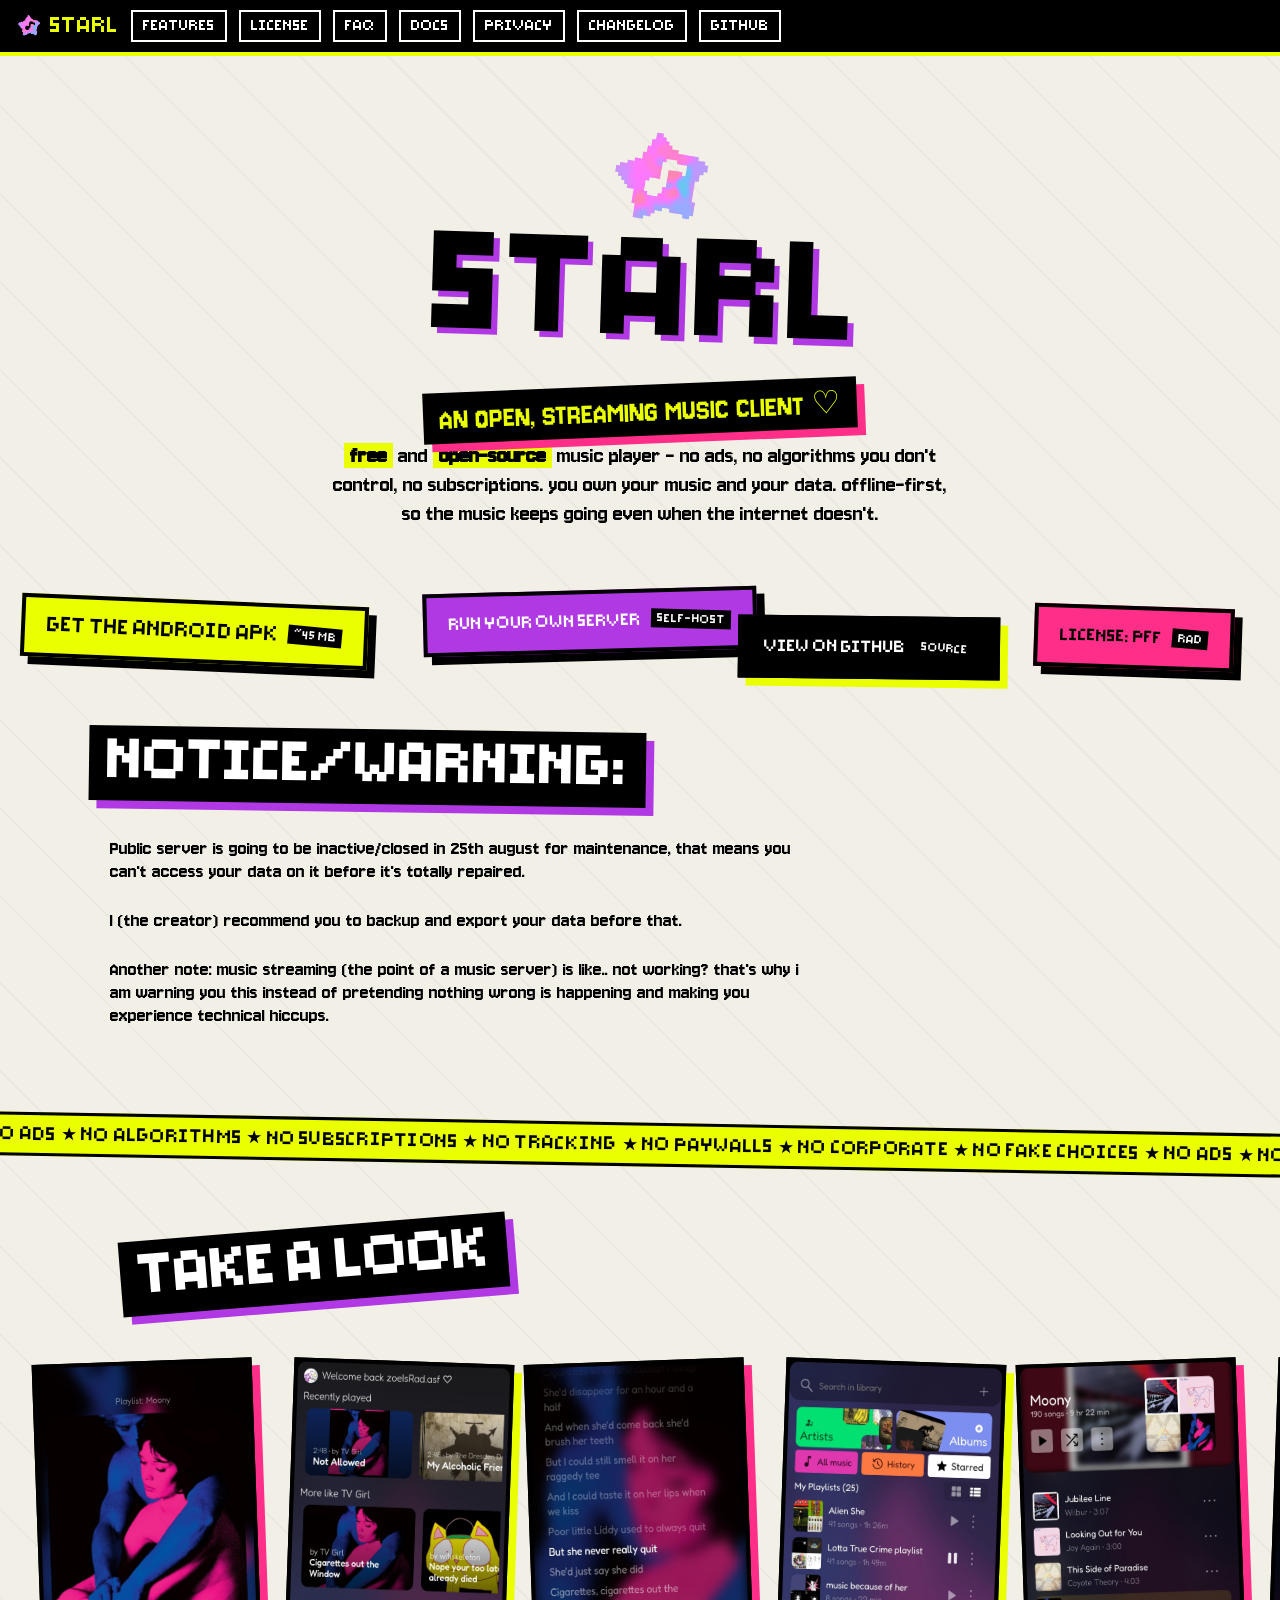
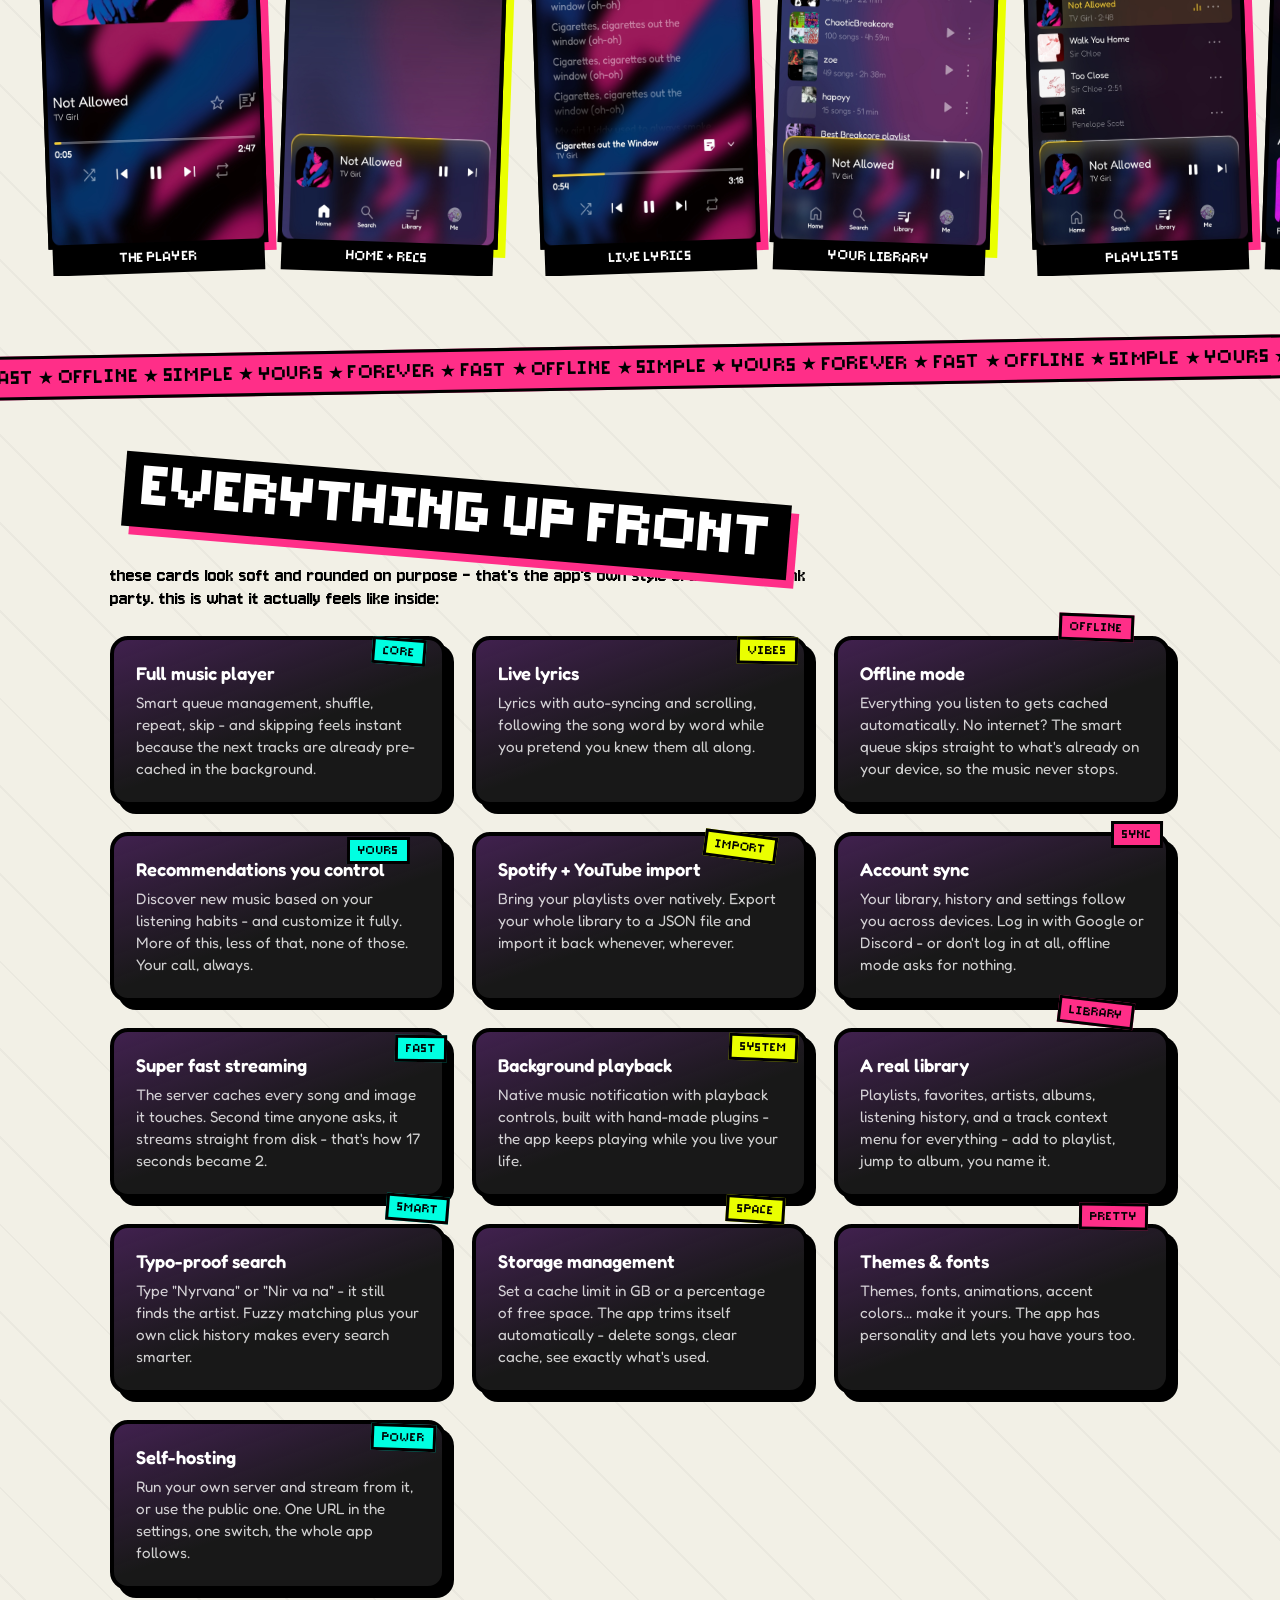
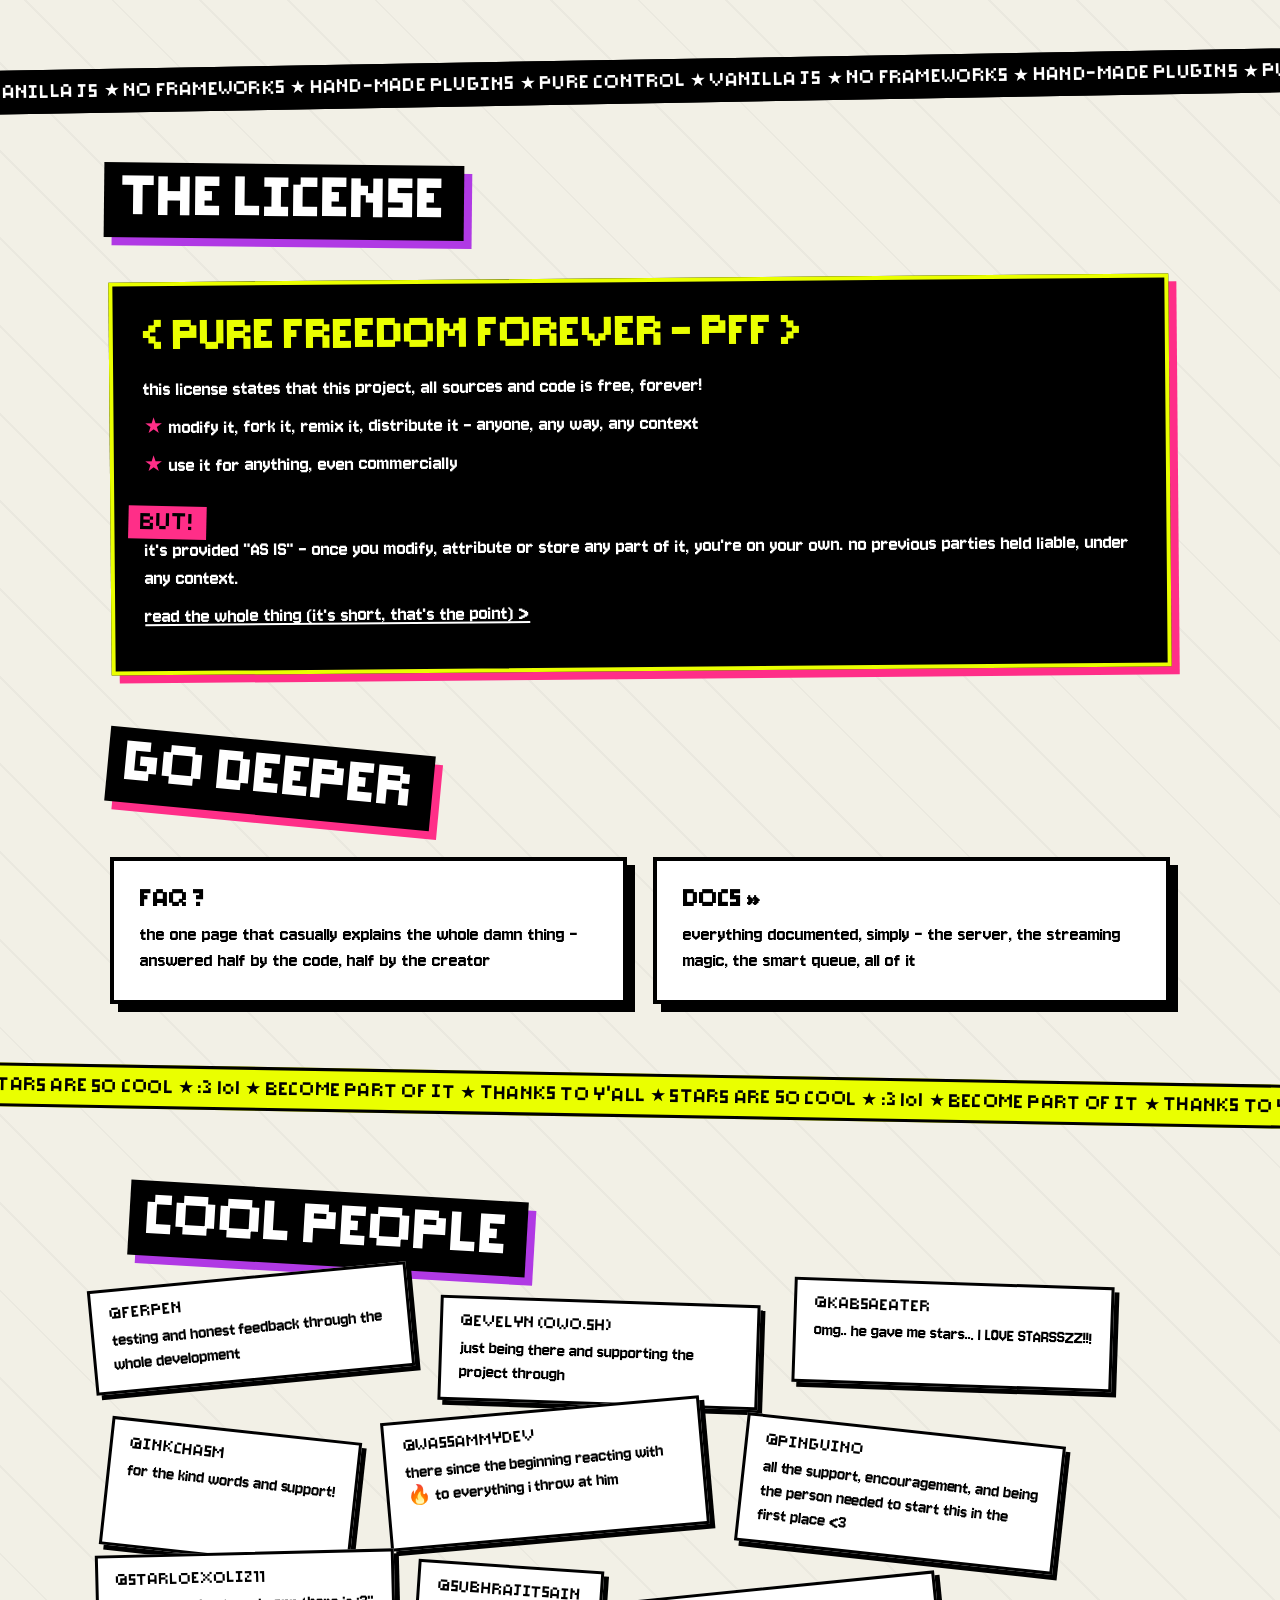
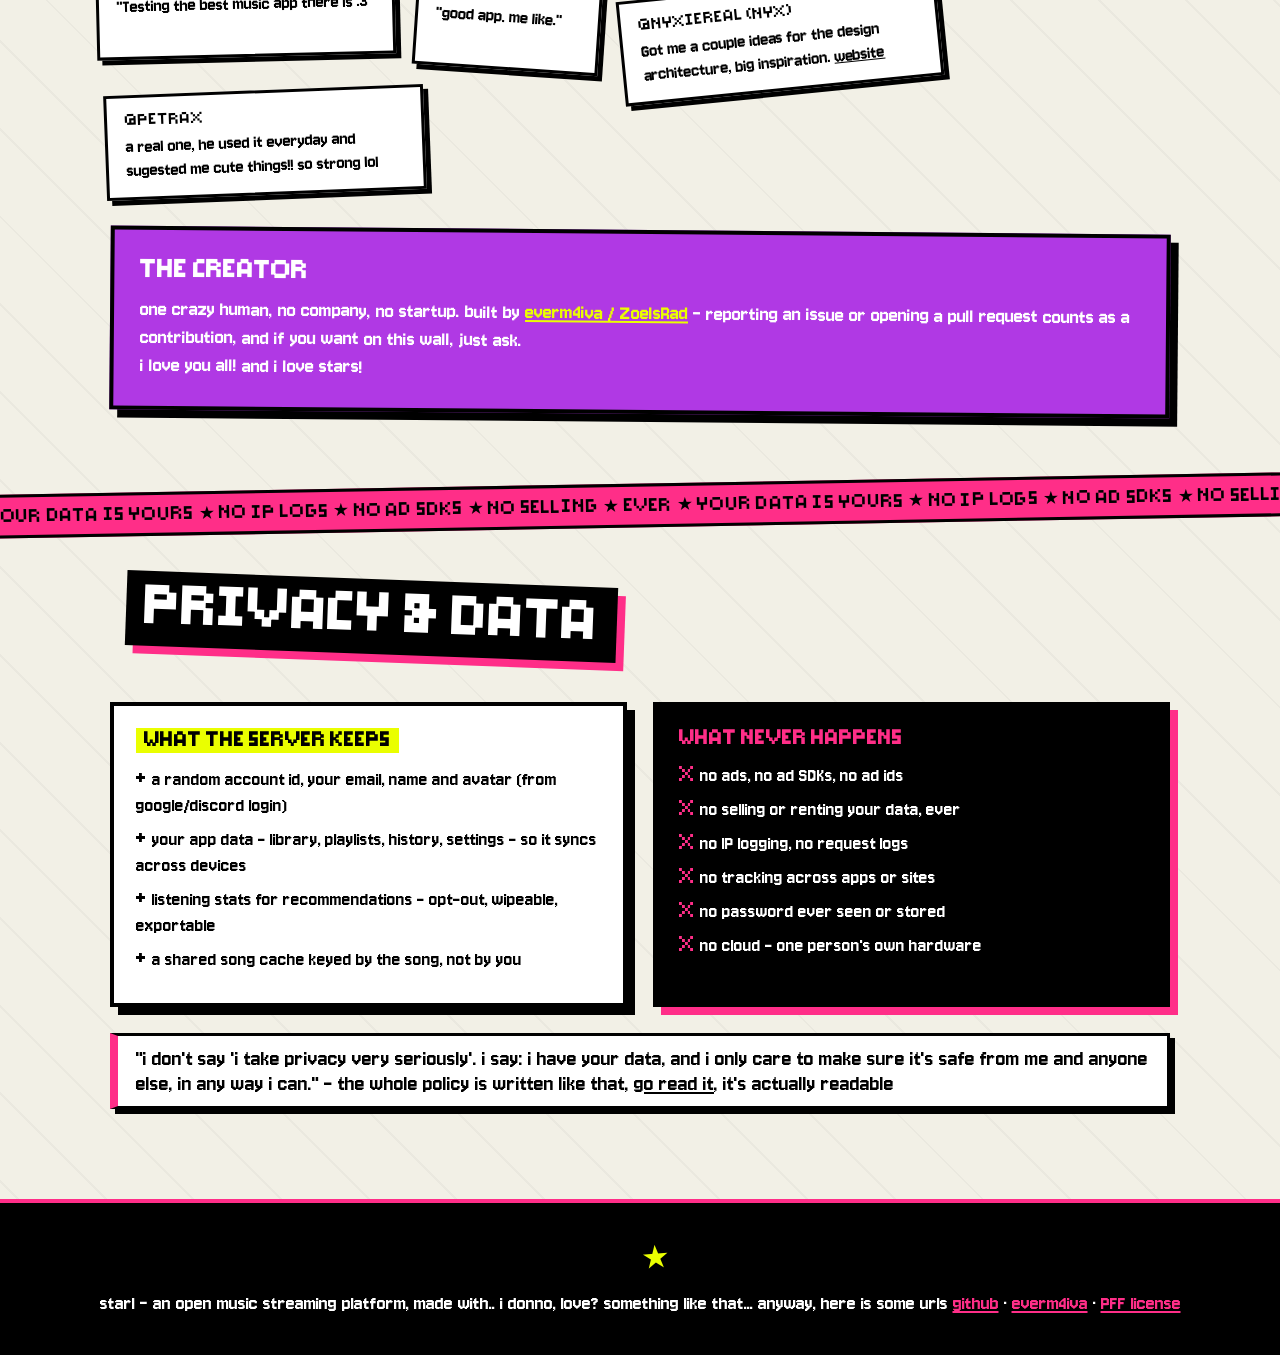
<file: index.html>
<!doctype html>
<html lang="en">
	<head>
		<meta charset="utf-8" />
		<meta name="viewport" content="width=device-width, initial-scale=1" />
		<title>starl - your music, your rules</title>
		<meta
			name="description"
			content="starl is a free and open-source streaming music client - no ads, no algorithms you don't control, no subscriptions, your data is really yours, besides being super customizable" />
		<link rel="icon" href="media/img/GlitterMadness-Frame.png" />
		<link rel="stylesheet" href="styles/main.css" />
		<link rel="stylesheet" href="styles/spray.css" />
		<link rel="stylesheet" href="styles/drag.css" />
		<script src="js/wiggle.js" defer></script>
		<script src="js/main.js" defer></script>
		<script src="js/drag.js" defer></script>
	</head>
	<body>
		<!-- ============================== nav ============================== -->
		<nav class="punk-nav">
			<a class="nav-logo" href="index.html">STARL</a>
			<a href="#features">FEATURES</a>
			<a href="#license">LICENSE</a>
			<a href="faq.html">FAQ</a>
			<a href="docs.html">DOCS</a>
			<a href="./privacy&data.html">PRIVACY</a>
			<a href="./changelog.html">CHANGELOG</a>
			<a href="https://github.com/everm4iva/starl">GITHUB</a>
			<!-- <a href="https://discord.gg/NXjw9Synh3">DISCORD SERVER</a> -->
		</nav>

		<!-- ============================== hero ============================== -->
		<header class="hero">
			<div class="hero-icon" data-spray title="click me :3"></div>
			<h1 class="hero-title" data-wiggle>STARL</h1>
			<p class="hero-sub">AN OPEN, STREAMING MUSIC CLIENT ♡</p>
			<p class="hero-small">
				<b>free</b> and <b>open-source</b> music player - no ads, no algorithms you don't control, no
				subscriptions. you own your music and your data. offline-first, so the music keeps going even when the
				internet doesn't.
			</p>
			<!-- <div class="hero-stamp" data-wiggle>star adiction is real</div> -->
			<!-- <div class="hero-stamp" >star adiction is real</div> -->
		</header>

		<!-- ============================== buttons ============================== -->
		<div class="btn-row">
			<a
				class="punk-btn big"
				href="https://github.com/everm4iva/starl/releases/latest/download/starl-android.apk">
				GET THE ANDROID APK <span class="tag">~45 MB</span>
			</a>
			<a class="punk-btn accent" href="docs.html#starl-server">
				RUN YOUR OWN SERVER <span class="tag">SELF-HOST</span>
			</a>
			<a class="punk-btn dark" href="https://github.com/everm4iva/starl">
				VIEW ON GITHUB <span class="tag blink">SOURCE</span>
			</a>
			<a class="punk-btn pink" href="#license"> LICENSE: PFF <span class="tag">RAD</span> </a>
		</div>


						<section class="section">
			<h2 class="section-title" data-wiggle>NOTICE/Warning:</h2>
						<p class="features-note">
				Public server is going to be inactive/closed in 25th august for maintenance, that means you can't access your data on it before it's totally repaired.
			</p>
									<p class="features-note">
										I (the creator) recommend you to backup and export your data before that.
									</p>

		<p class="features-note">
Another note: music streaming (the point of a music server) is like.. not working? that's why i am warning you this instead of pretending nothing wrong is happening and making you experience technical hiccups.
		</p>
				</section>

		<div class="tape acid">
			<span class="tape-inner">NO ADS ★ NO ALGORITHMS ★ NO SUBSCRIPTIONS ★ NO TRACKING ★ NO PAYWALLS ★ NO CORPORATE ★ NO FAKE CHOICES ★ </span>
		</div>

		<!-- ============================== screenshots ============================== -->
		<section class="section" id="shots">
			<h2 class="section-title" data-wiggle>take a look</h2>
			<div class="shots">
				<figure class="shot">
					<img src="media/img/player.png" alt="full player" loading="lazy" />
					<figcaption class="shot-label">the player</figcaption>
				</figure>
				<figure class="shot">
					<img src="media/img/home.png" alt="home page" loading="lazy" />
					<figcaption class="shot-label">home + recs</figcaption>
				</figure>
				<figure class="shot">
					<img src="media/img/lyrics.png" alt="synced lyrics" loading="lazy" />
					<figcaption class="shot-label">live lyrics</figcaption>
				</figure>
				<figure class="shot">
					<img src="media/img/library.png" alt="library" loading="lazy" />
					<figcaption class="shot-label">your library</figcaption>
				</figure>
				<figure class="shot">
					<img src="media/img/playlist.png" alt="playlist view" loading="lazy" />
					<figcaption class="shot-label">playlists</figcaption>
				</figure>
				<figure class="shot">
					<img src="media/img/artist.png" alt="artist page" loading="lazy" />
					<figcaption class="shot-label">artist pages</figcaption>
				</figure>
				<figure class="shot">
					<img src="media/img/search.png" alt="search" loading="lazy" />
					<figcaption class="shot-label">search</figcaption>
				</figure>
				<figure class="shot">
					<img src="media/img/account.png" alt="account tab" loading="lazy" />
					<figcaption class="shot-label">account</figcaption>
				</figure>
			</div>
		</section>

		<div class="tape pink snappy"><span class="tape-inner">FAST ★  OFFLINE ★ SIMPLE ★ YOURS ★ FOREVER ★ </span></div>

		<!-- ============================== features ============================== -->
		<section class="section" id="features">
			<h2 class="section-title alt" data-wiggle>EVERYTHING UP FRONT</h2>
			<p class="features-note">
				these cards look soft and rounded on purpose - that's the app's own style crashing the punk party. this
				is what it actually feels like inside:
			</p>
			<div class="features">
				<div class="feature-card">
					<span class="feature-chip">core</span>
					<h3>Full music player</h3>
					<p>
						Smart queue management, shuffle, repeat, skip - and skipping feels instant because the next
						tracks are already pre-cached in the background.
					</p>
				</div>
				<div class="feature-card">
					<span class="feature-chip">vibes</span>
					<h3>Live lyrics</h3>
					<p>
						Lyrics with auto-syncing and scrolling, following the song word by word while you pretend you
						knew them all along.
					</p>
				</div>
				<div class="feature-card">
					<span class="feature-chip">offline</span>
					<h3>Offline mode</h3>
					<p>
						Everything you listen to gets cached automatically. No internet? The smart queue skips straight
						to what's already on your device, so the music never stops.
					</p>
				</div>
				<div class="feature-card">
					<span class="feature-chip">yours</span>
					<h3>Recommendations you control</h3>
					<p>
						Discover new music based on your listening habits - and customize it fully. More of this, less
						of that, none of those. Your call, always.
					</p>
				</div>
				<div class="feature-card">
					<span class="feature-chip">import</span>
					<h3>Spotify + YouTube import</h3>
					<p>
						Bring your playlists over natively. Export your whole library to a JSON file and import it back
						whenever, wherever.
					</p>
				</div>
				<div class="feature-card">
					<span class="feature-chip">sync</span>
					<h3>Account sync</h3>
					<p>
						Your library, history and settings follow you across devices. Log in with Google or Discord - or
						don't log in at all, offline mode asks for nothing.
					</p>
				</div>
				<div class="feature-card">
					<span class="feature-chip">fast</span>
					<h3>Super fast streaming</h3>
					<p>
						The server caches every song and image it touches. Second time anyone asks, it streams straight
						from disk - that's how 17 seconds became 2.
					</p>
				</div>
				<div class="feature-card">
					<span class="feature-chip">system</span>
					<h3>Background playback</h3>
					<p>
						Native music notification with playback controls, built with hand-made plugins - the app keeps
						playing while you live your life.
					</p>
				</div>
				<div class="feature-card">
					<span class="feature-chip">library</span>
					<h3>A real library</h3>
					<p>
						Playlists, favorites, artists, albums, listening history, and a track context menu for
						everything - add to playlist, jump to album, you name it.
					</p>
				</div>
				<div class="feature-card">
					<span class="feature-chip">smart</span>
					<h3>Typo-proof search</h3>
					<p>
						Type "Nyrvana" or "Nir va na" - it still finds the artist. Fuzzy matching plus your own click
						history makes every search smarter.
					</p>
				</div>
				<div class="feature-card">
					<span class="feature-chip">space</span>
					<h3>Storage management</h3>
					<p>
						Set a cache limit in GB or a percentage of free space. The app trims itself automatically -
						delete songs, clear cache, see exactly what's used.
					</p>
				</div>
				<div class="feature-card">
					<span class="feature-chip">pretty</span>
					<h3>Themes &amp; fonts</h3>
					<p>
						Themes, fonts, animations, accent colors... make it yours. The app has personality and lets you
						have yours too.
					</p>
				</div>
				<div class="feature-card">
					<span class="feature-chip">power</span>
					<h3>Self-hosting</h3>
					<p>
						Run your own server and stream from it, or use the public one. One URL in the settings, one
						switch, the whole app follows.
					</p>
				</div>
			</div>
		</section>

		<div class="tape">
			<span class="tape-inner">VANILLA JS ★ NO FRAMEWORKS ★ HAND-MADE PLUGINS ★ PURE CONTROL ★ </span>
		</div>

		<!-- ============================== license ============================== -->
		<section class="section" id="license">
			<h2 class="section-title" data-wiggle>THE LICENSE</h2>
			<div class="license-box">
				<h3>&lt; PURE FREEDOM FOREVER - PFF &gt;</h3>
				<p>this license states that this project, all sources and code is free, forever!</p>
				<ul>
					<li>modify it, fork it, remix it, distribute it - anyone, any way, any context</li>
					<li>use it for anything, even commercially</li>
				</ul>
				<span class="but">BUT!</span>
				<p>
					it's provided "AS IS" - once you modify, attribute or store any part of it, you're on your own. no
					previous parties held liable, under any context.
				</p>
				<p>
					<a href="https://github.com/everm4iva/starl/blob/main/LICENSE"
						>read the whole thing (it's short, that's the point) &gt;</a
					>
				</p>
			</div>
		</section>

		<!-- ============================== teasers ============================== -->
		<section class="section">
			<h2 class="section-title alt" data-wiggle>GO DEEPER</h2>
			<div class="teaser-row">
				<a class="teaser" href="faq.html">
					<h3>FAQ <span class="blink">?</span></h3>
					<p>
						the one page that casually explains the whole damn thing - answered half by the code, half by
						the creator
					</p>
				</a>
				<a class="teaser" href="docs.html">
					<h3>DOCS <span class="cycle">»</span></h3>
					<p>everything documented, simply - the server, the streaming magic, the smart queue, all of it</p>
				</a>
			</div>
		</section>

		<div class="tape acid snappy">
			<span class="tape-inner">STARS ARE SO COOL ★ :3 lol ★ BECOME PART OF IT ★ THANKS TO Y'ALL ★ </span>
		</div>

		<!-- ============================== cool people ============================== -->
		<section class="section" id="people">
			<h2 class="section-title" data-wiggle>COOL PEOPLE</h2>
			<div class="supporters">
				<div class="supporter">
					<div class="who">@ferpen</div>
					<div class="what">testing and honest feedback through the whole development</div>
				</div>
				<div class="supporter">
					<div class="who">@Evelyn (owo.sh)</div>
					<div class="what">just being there and supporting the project through</div>
				</div>
				<div class="supporter">
					<div class="who">@Kabsaeater</div>
					<div class="what">omg.. he gave me stars... I LOVE STARSSZZ!!!</div>
				</div>
				<div class="supporter">
					<div class="who">@inkchasm</div>
					<div class="what">for the kind words and support!</div>
				</div>
				<div class="supporter">
					<div class="who">@wasSammyDev</div>
					<div class="what">there since the beginning reacting with 🔥 to everything i throw at him</div>
				</div>
				<div class="supporter">
					<div class="who">@pinguino</div>
					<div class="what">
						all the support, encouragement, and being the person needed to start this in the first place
						&lt;3
					</div>
				</div>
				<div class="supporter">
					<div class="who">@starloexoliz11</div>
					<div class="what">"Testing the best music app there is :3"</div>
				</div>
				<div class="supporter">
					<div class="who">@SubhrajitSain</div>
					<div class="what">"good app. me like."</div>
				</div>
				<div class="supporter">
					<div class="who">@nyxiereal (Nyx)</div>
					<div class="what">Got me a couple ideas for the design architecture, big inspiration. <a href="https://nyx.meowery.eu">website</a></div>
				</div>
				<div class="supporter">
					<div class="who">@petrax</div>
					<div class="what">a real one, he used it everyday and sugested me cute things!! so strong lol</div>
				</div>
			</div>
			<div class="creator-box">
				<h3>THE CREATOR</h3>
				<p>
					one crazy human, no company, no startup. built by
					<a href="https://everm4iva.github.io">everm4iva / ZoeIsRad</a> - reporting an issue or opening a
					pull request counts as a contribution, and if you want on this wall, just ask. <p>i love you all! and i
					love stars!</p>
				</p>
			</div>
		</section>

		<div class="tape pink">
			<span class="tape-inner">YOUR DATA IS YOURS ★ NO IP LOGS ★ NO AD SDKS ★ NO SELLING ★ EVER ★ </span>
		</div>

		<!-- ============================== privacy ============================== -->
		<section class="section" id="privacy">
			<h2 class="section-title alt" data-wiggle>PRIVACY &amp; DATA</h2>
			<div class="privacy-grid">
				<div class="privacy-col yes">
					<h3>what the server keeps</h3>
					<ul>
						<li>a random account id, your email, name and avatar (from google/discord login)</li>
						<li>your app data - library, playlists, history, settings - so it syncs across devices</li>
						<li>listening stats for recommendations - opt-out, wipeable, exportable</li>
						<li>a shared song cache keyed by the song, not by you</li>
					</ul>
				</div>
				<div class="privacy-col no">
					<h3>what never happens</h3>
					<ul>
						<li>no ads, no ad SDKs, no ad ids</li>
						<li>no selling or renting your data, ever</li>
						<li>no IP logging, no request logs</li>
						<li>no tracking across apps or sites</li>
						<li>no password ever seen or stored</li>
						<li>no cloud - one person's own hardware</li>
					</ul>
				</div>
			</div>
			<p class="privacy-quote">
				"i don't say 'i take privacy very seriously'. i say: i have your data, and i only care to make sure it's
				safe from me and anyone else, in any way i can." - the whole policy is written like that,
				<a href="https://github.com/everm4iva/starl/blob/main/privacy&data.md">go read it</a>, it's actually
				readable
			</p>
		</section>

		<!-- ============================== footer ============================== -->
		<footer class="punk-footer">
			<span class="foot-star" data-spray>★</span>
			<p>
				starl - an open music streaming platform, made with.. i donno, love? something like that... anyway, here
				is some urls
				<a href="https://github.com/everm4iva/starl">github</a> ·
				<a href="https://everm4iva.github.io">everm4iva</a> ·
				<a href="https://github.com/everm4iva/starl/blob/main/LICENSE">PFF license</a>
			</p>
		</footer>
	</body>
</html>
</file>
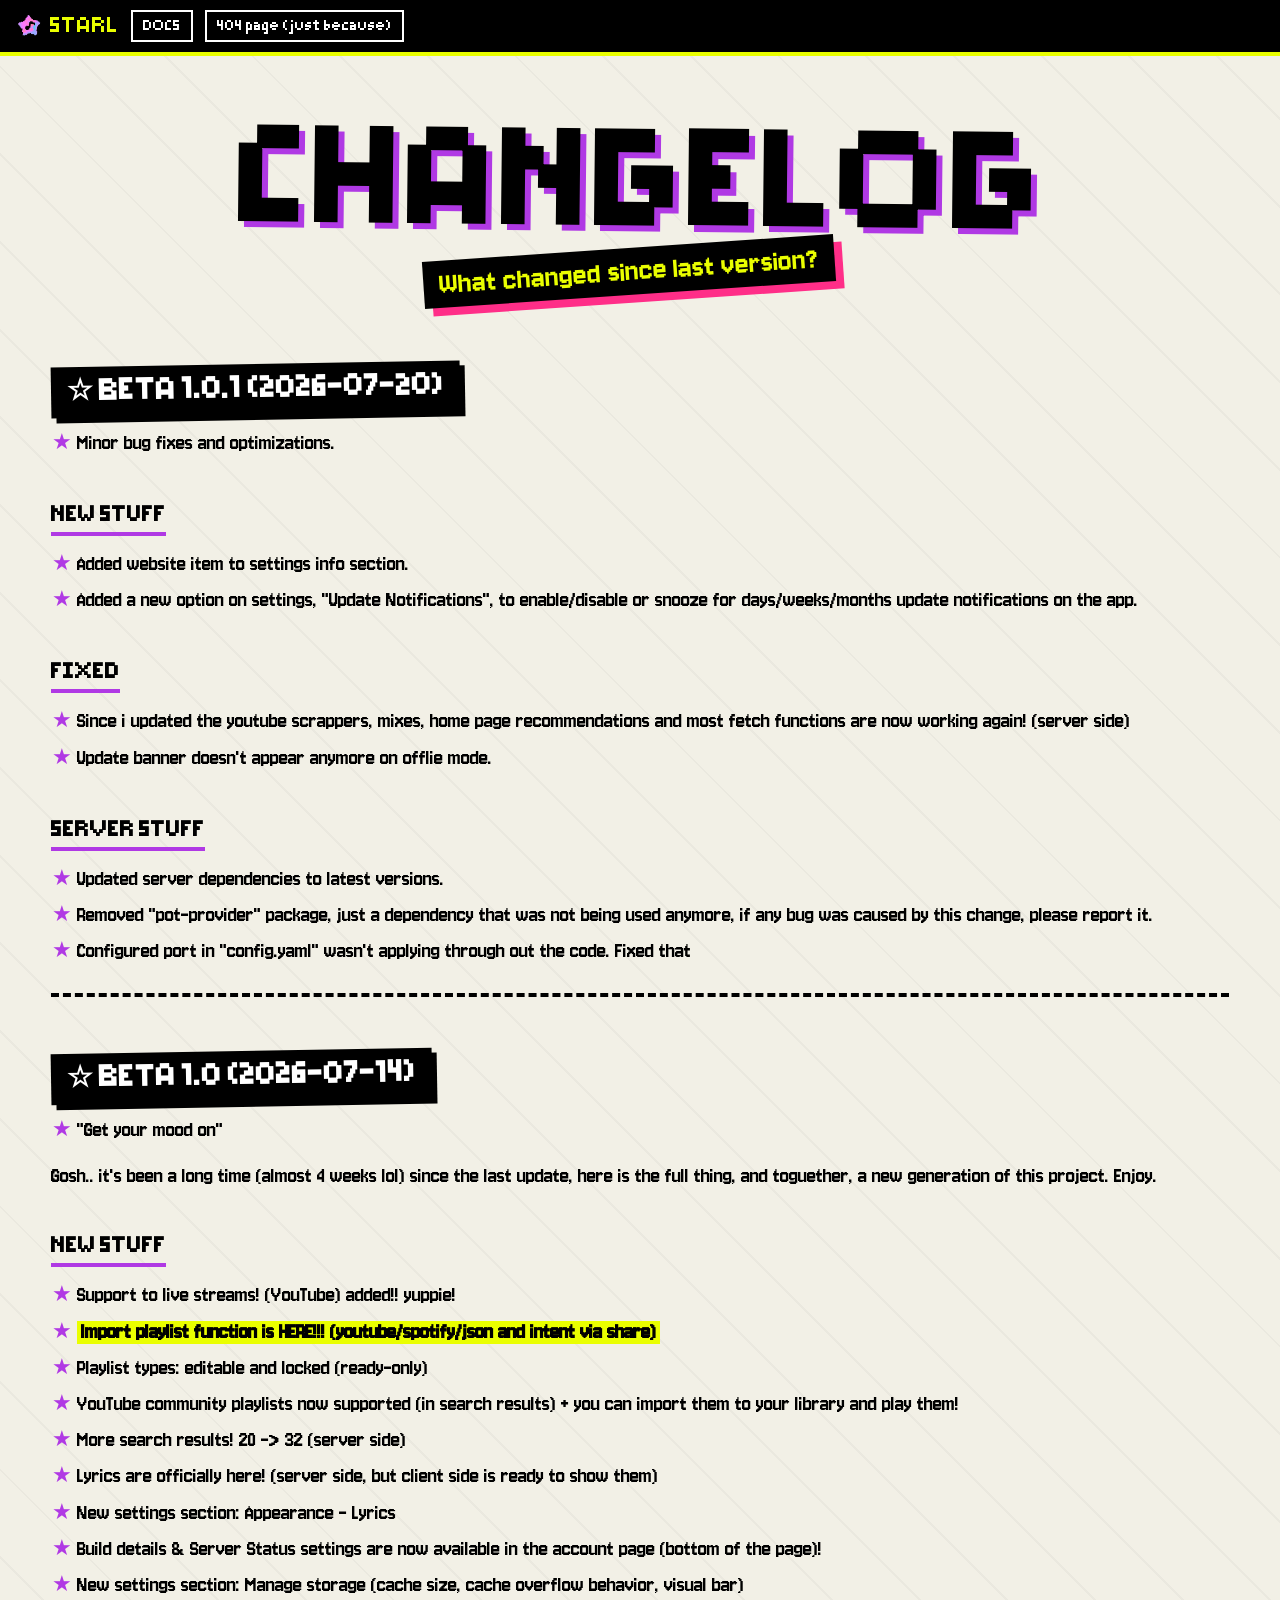
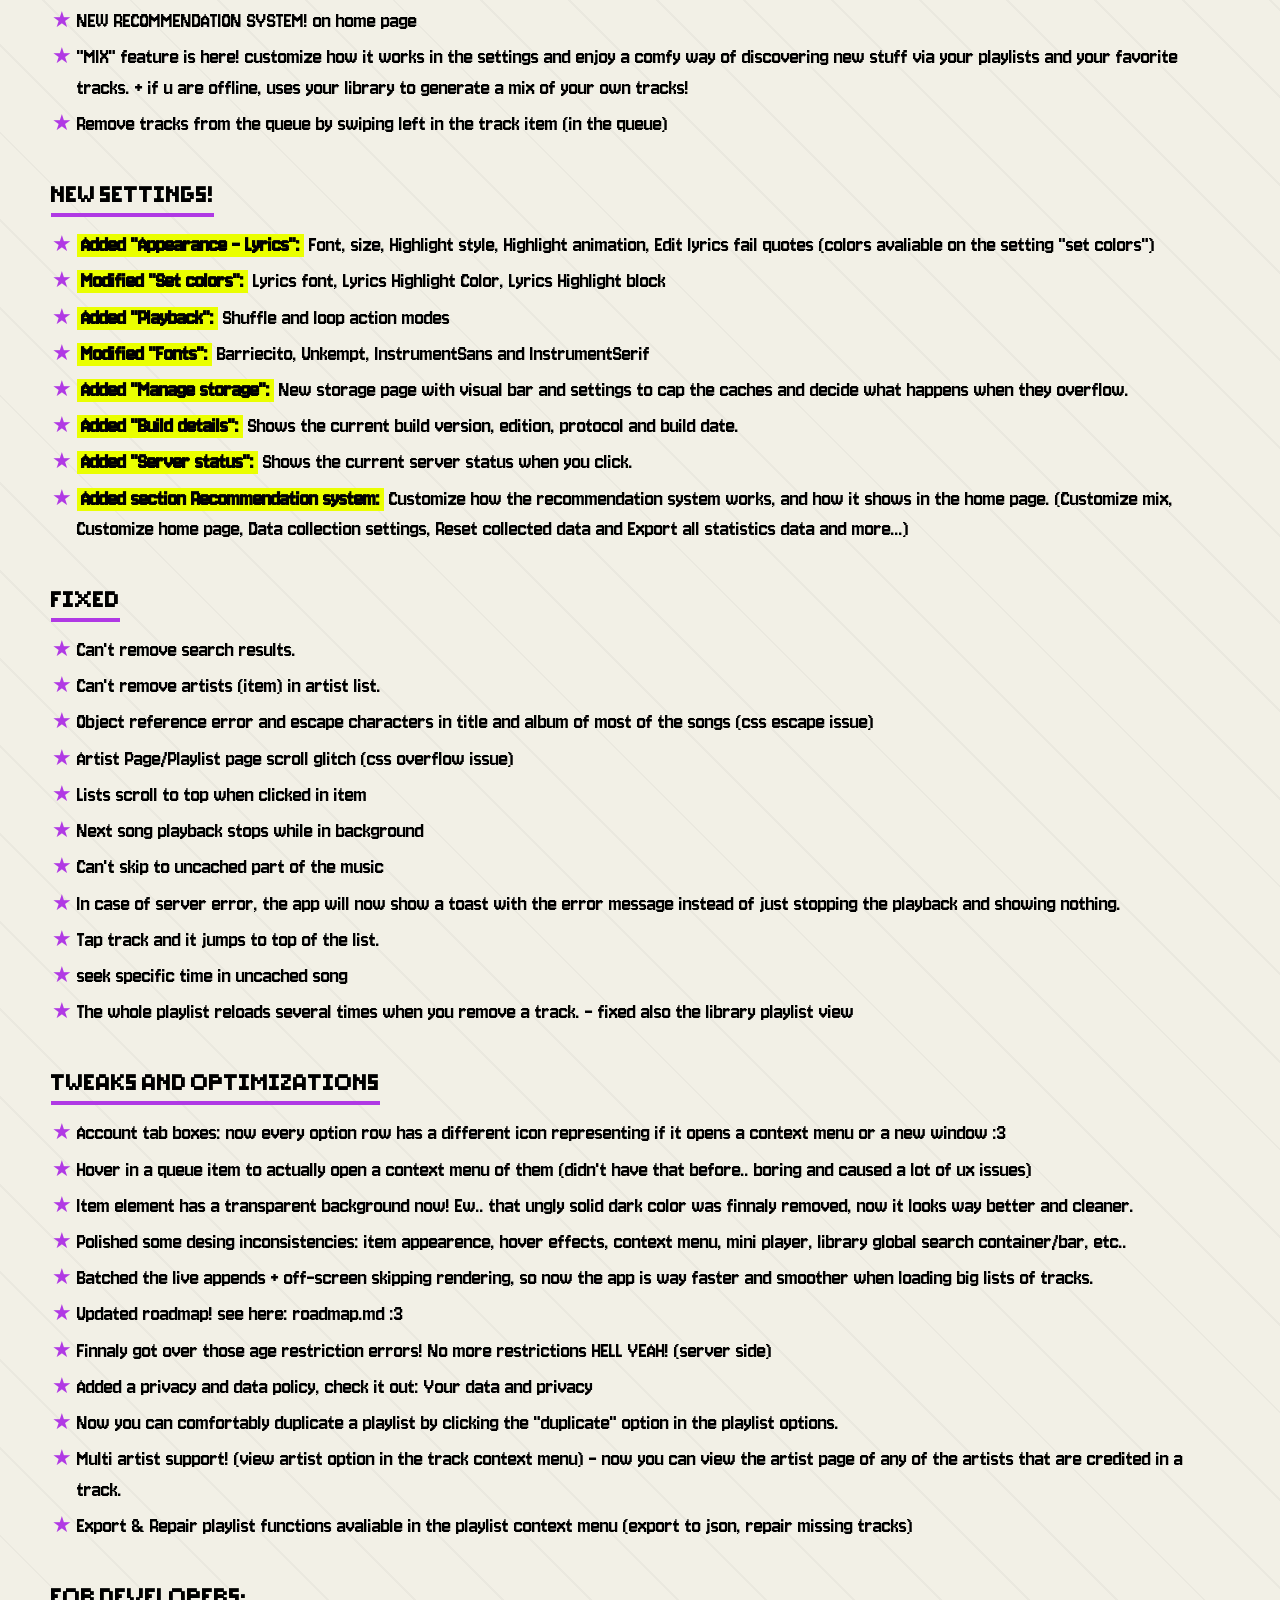
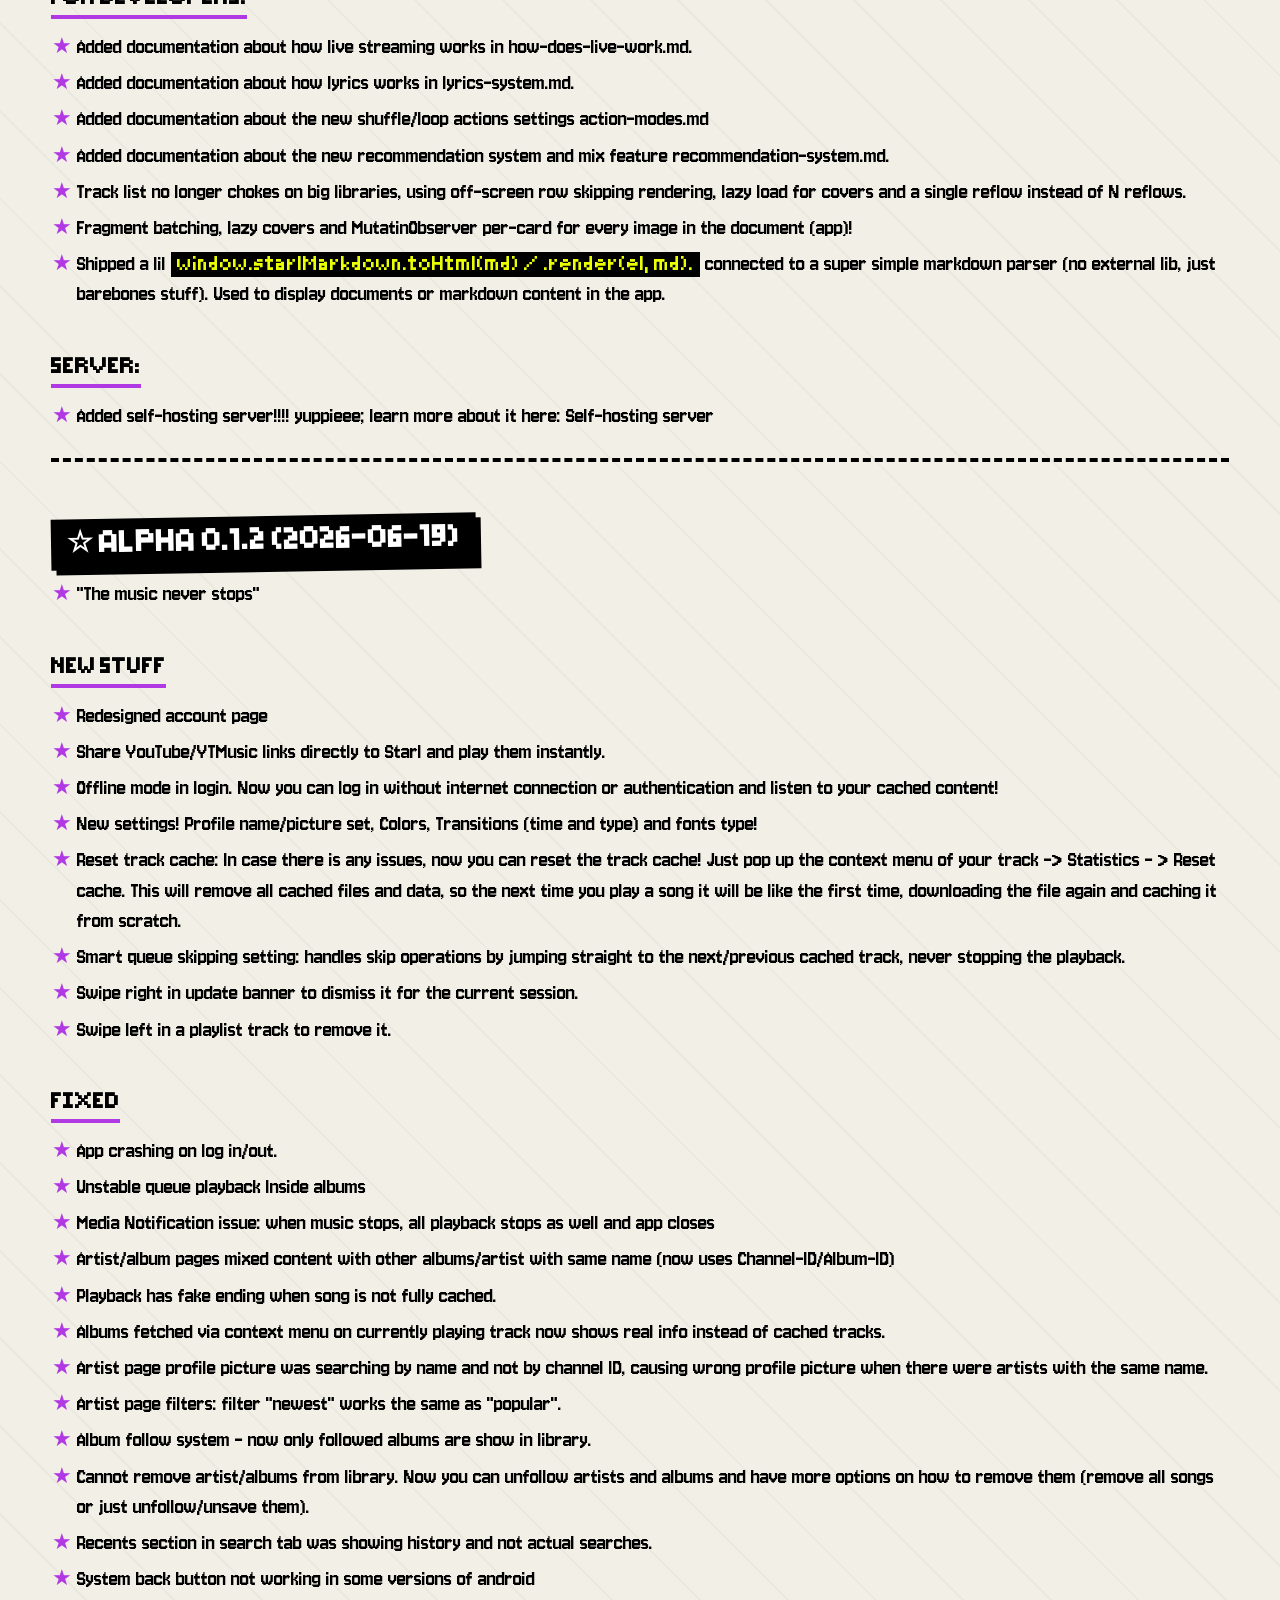
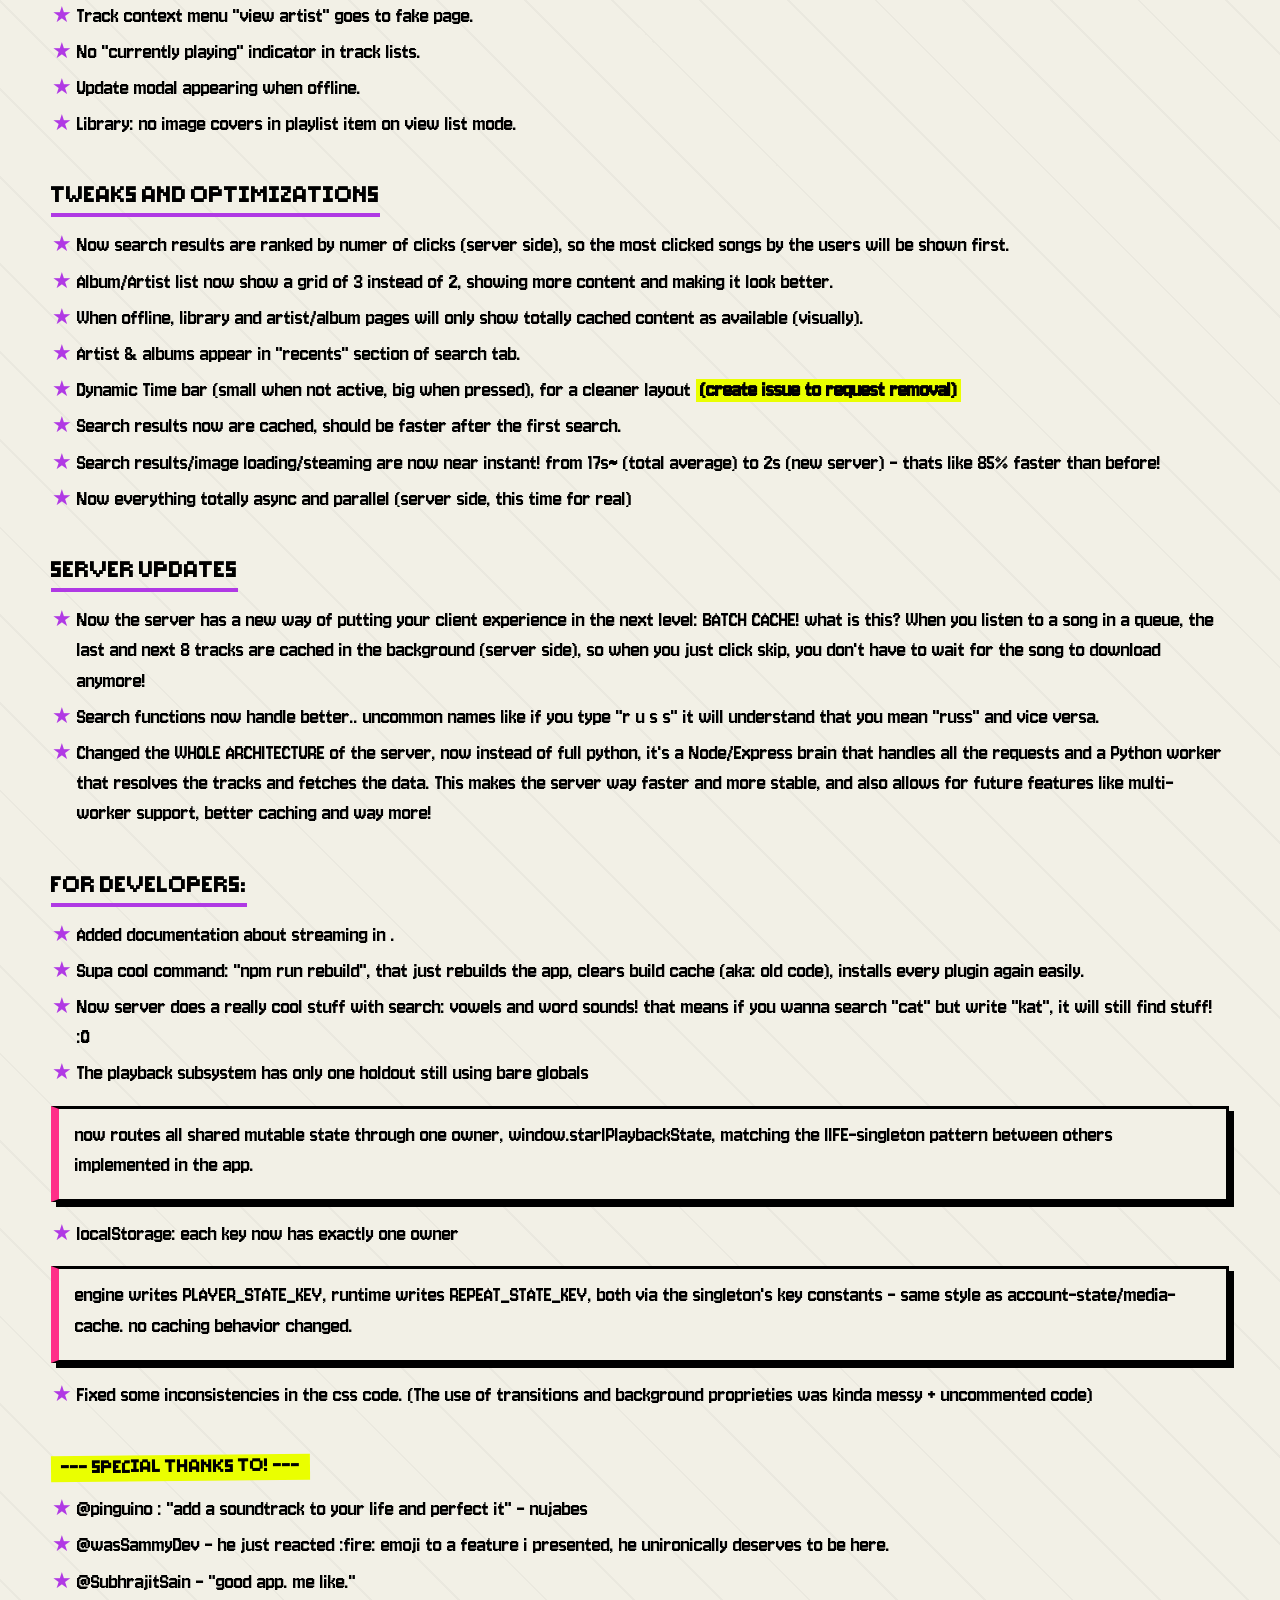
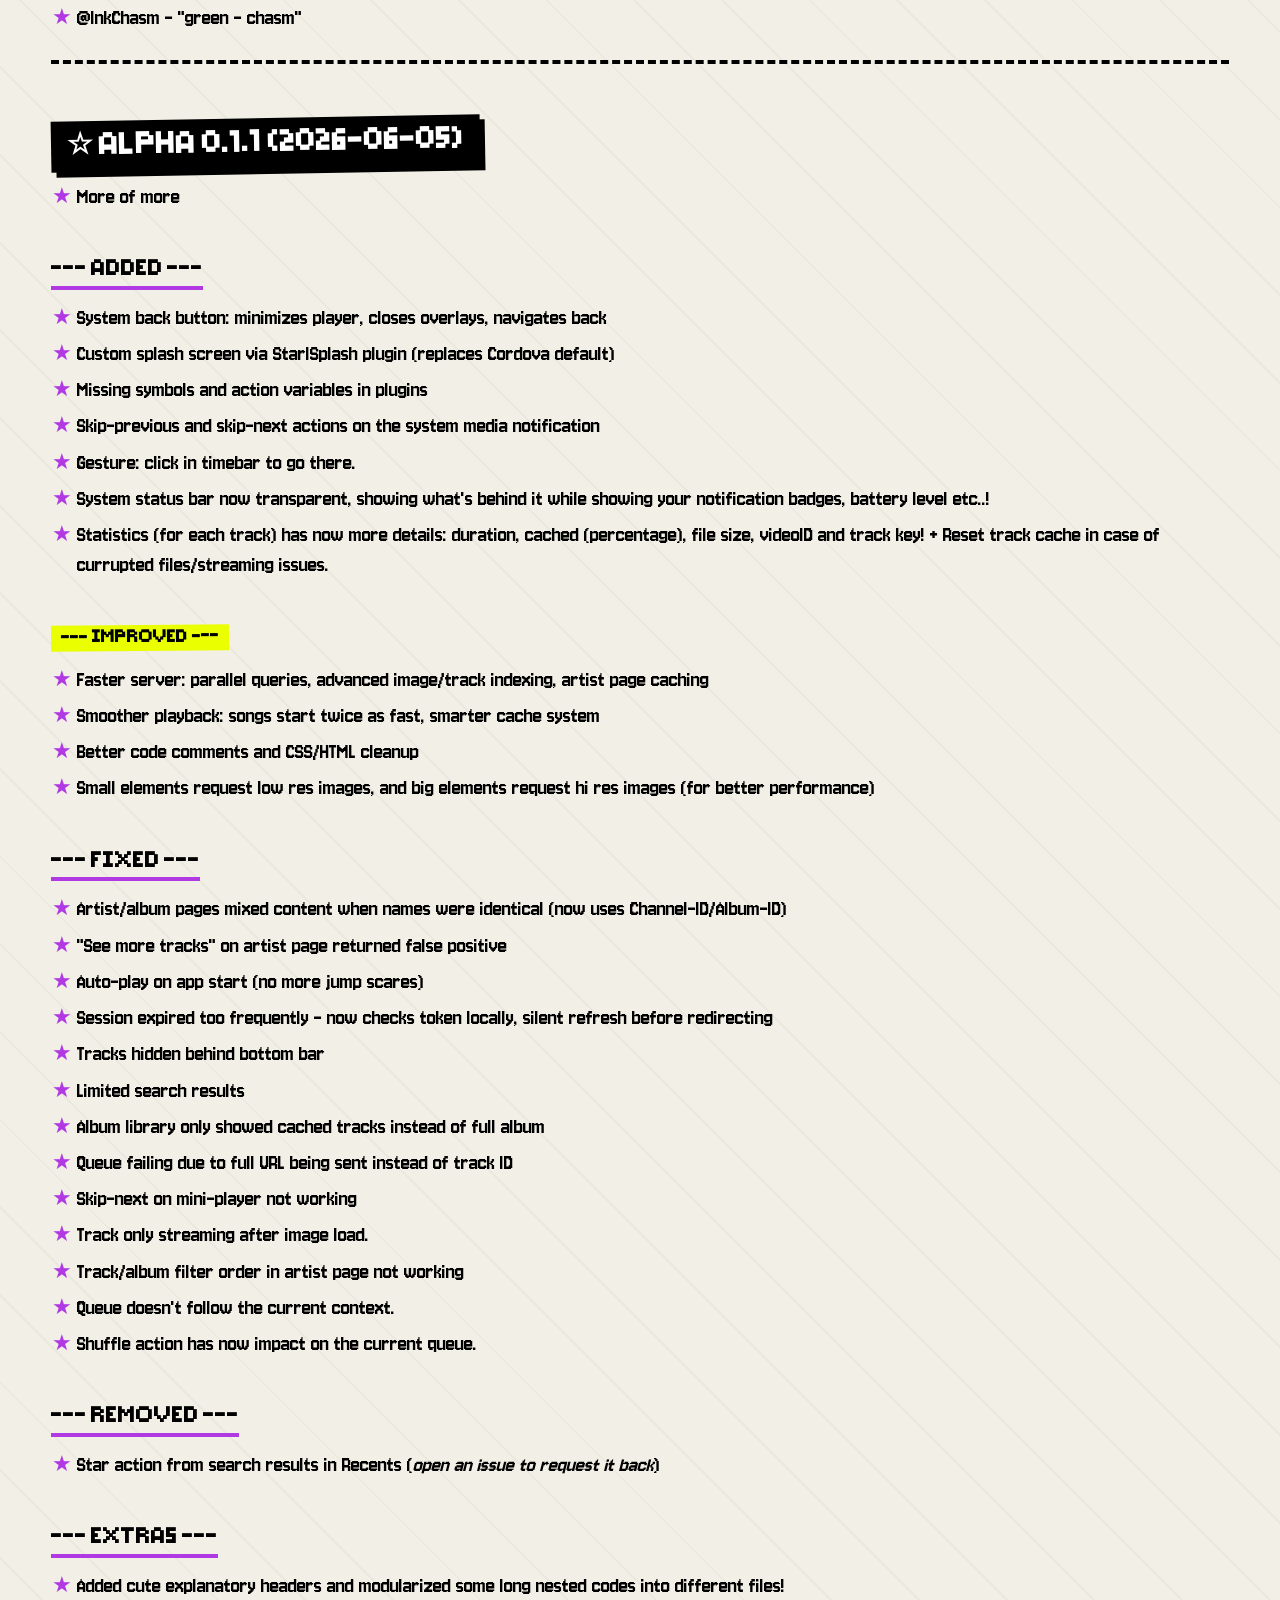
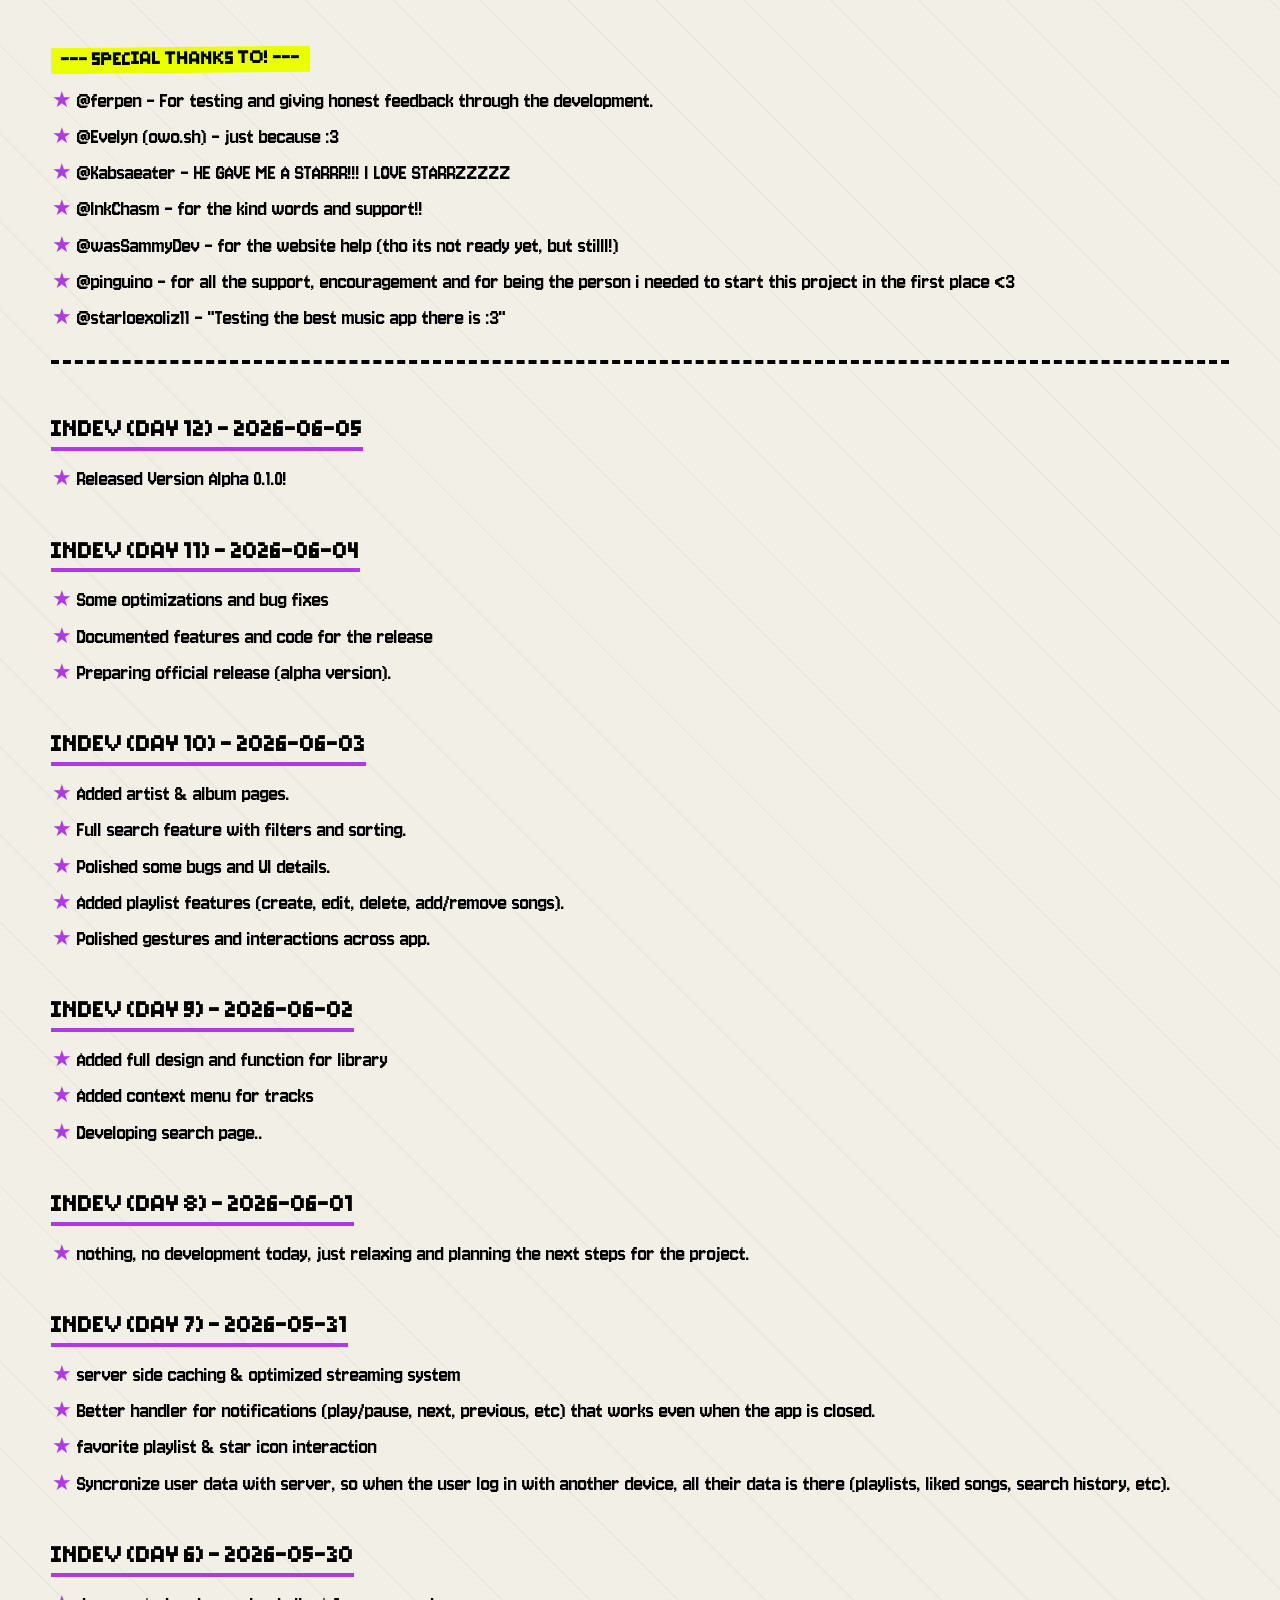
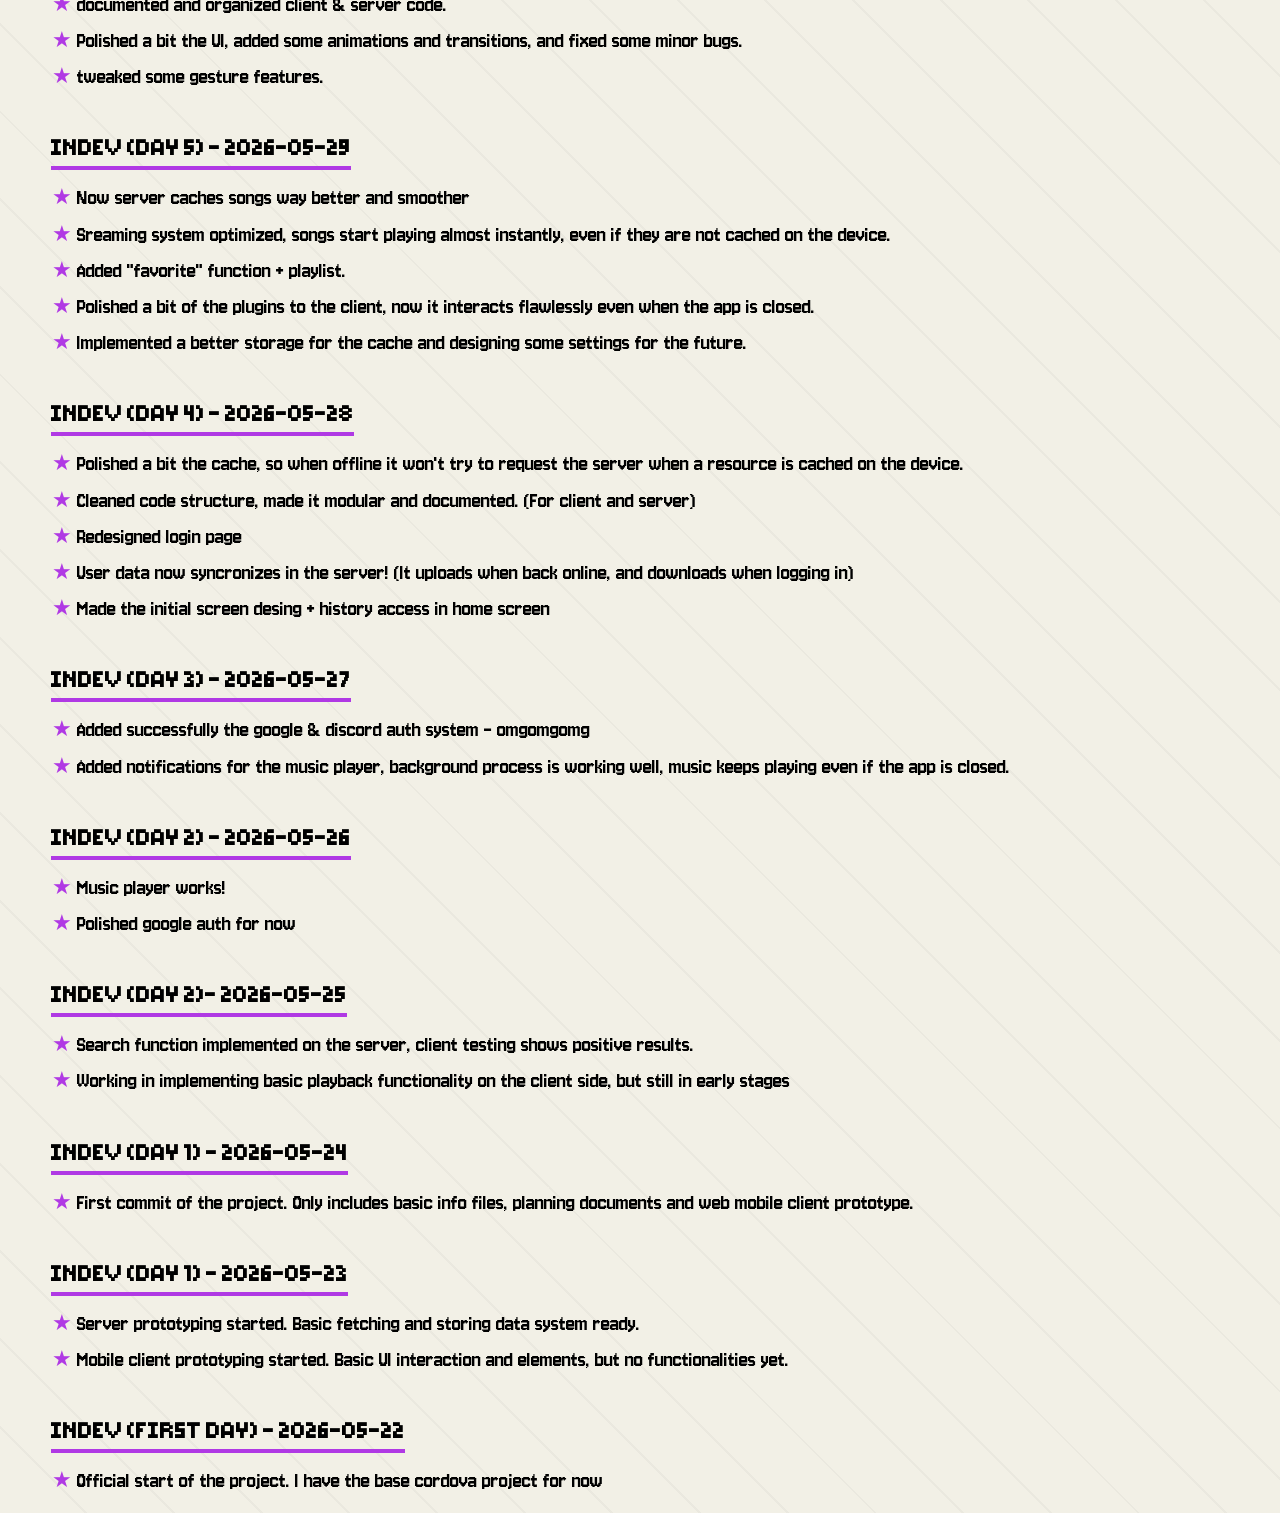
<file: changelog.html>
<!doctype html>
<html lang="en">
<head>
	<meta charset="utf-8" />
	<meta name="viewport" content="width=device-width, initial-scale=1" />
	<title>starl - changelog</title>
	<meta name="description" content="The whole changelog :3" />
	<link rel="icon" href="media/img/GlitterMadness-Frame.png" />
	<link rel="stylesheet" href="styles/docs.css" />
	<link rel="stylesheet" href="styles/spray.css" />
	<link rel="stylesheet" href="styles/drag.css" />
	<script src="js/wiggle.js" defer></script>
	<script src="js/main.js" defer></script>
	<script src="js/drag.js" defer></script>
	<script src="js/md.js" defer></script>
	<script src="js/changelog.js" defer></script>
</head>
<body>
	<!-- ============================== nav ============================== -->
	<nav class="punk-nav">
		<a class="nav-logo" href="index.html">STARL</a>
		<a href="docs.html">DOCS</a>
        <a href="404.html">404 page (just because)</a>
	</nav>

	<!-- ============================== header ============================== -->
	<header class="hero">
		<h1 class="hero-title" data-wiggle>Changelog</h1>
		<p class="hero-sub">What changed since last version?</p>
	</header>

	<!-- ============================== the actual content ============================== -->
<article id="doc-content" class="doc-content" style="padding-left: 4%; padding-right: 4%;">

# ☆ Beta 1.0.1 (2026-07-20)
- Minor bug fixes and optimizations.

## New stuff
- Added website item to settings info section.
- Added a new option on settings, "Update Notifications", to enable/disable or snooze for days/weeks/months update notifications on the app.

## Fixed
- Since i updated the youtube scrappers, mixes, home page recommendations and most fetch functions are now working again! (server side)
- Update banner doesn't appear anymore on offlie mode.

## Server Stuff
- Updated server dependencies to latest versions.
- Removed "pot-provider" package, just a dependency that was not being used anymore, if any bug was caused by this change, please report it.
- Configured port in "config.yaml" wasn't applying through out the code. Fixed that

---

# ☆ Beta 1.0 (2026-07-14)
-  "Get your mood on"

Gosh.. it's been a long time (almost 4 weeks lol) since the last update, here is the full thing, and toguether, a new generation of this project. Enjoy.

## New stuff
- Support to live streams! (YouTube) added!! yuppie!
- **Import playlist function is HERE!!! (youtube/spotify/json and intent via share)**
- Playlist types: editable and locked (ready-only)
- YouTube community playlists now supported (in search results) + you can import them to your library and play them!
- More search results! 20 -> 32 (server side)
- Lyrics are officially here! (server side, but client side is ready to show them)
- New settings section: Appearance - Lyrics
- Build details & Server Status settings are now available in the account page (bottom of the page)!
- New settings section: Manage storage (cache size, cache overflow behavior, visual bar)
- NEW RECOMMENDATION SYSTEM! on home page
- "MIX" feature is here! customize how it works in the settings and enjoy a comfy way of discovering new stuff via your playlists and your favorite tracks. + if u are offline, uses your library to generate a mix of your own tracks!
- Remove tracks from the queue by swiping left in the track item (in the queue)

## New Settings!
- **Added "Appearance - Lyrics":** Font, size, Highlight style, Highlight animation, Edit lyrics fail quotes (colors avaliable on the setting "set colors")
- **Modified "Set colors":** Lyrics font, Lyrics Highlight Color, Lyrics Highlight block
- **Added "Playback":** Shuffle and loop action modes
- **Modified "Fonts":** Barriecito, Unkempt, InstrumentSans and InstrumentSerif
- **Added "Manage storage":** New storage page with visual bar and settings to cap the caches and decide what happens when they overflow.
- **Added "Build details":** Shows the current build version, edition, protocol and build date.
- **Added "Server status":** Shows the current server status when you click.
- **Added section Recommendation system:** Customize how the recommendation system works, and how it shows in the home page. (Customize mix, Customize home page, Data collection settings, Reset collected data and Export all statistics data and more...)

## Fixed
- Can't remove search results.
- Can't remove artists (item) in artist list.
- Object reference error and escape characters in title and album of most of the songs (css escape issue)
- Artist Page/Playlist page scroll glitch (css overflow issue)
- Lists scroll to top when clicked in item
- Next song playback stops while in background
- Can't skip to uncached part of the music
- In case of server error, the app will now show a toast with the error message instead of just stopping the playback and showing nothing.
- Tap track and it jumps to top of the list.
- seek specific time in uncached song
- The whole playlist reloads several times when you remove a track. - fixed also the library playlist view

## Tweaks and optimizations
- Account tab boxes: now every option row has a different icon representing if it opens a context menu or a new window :3
- Hover in a queue item to actually open a context menu of them (didn't have that before.. boring and caused a lot of ux issues)
- Item element has a transparent background now! Ew.. that ungly solid dark color was finnaly removed, now it looks way better and cleaner.
- Polished some desing inconsistencies: item appearence, hover effects, context menu, mini player, library global search container/bar, etc..
- Batched the live appends + off-screen skipping rendering, so now the app is way faster and smoother when loading big lists of tracks.
- Updated roadmap! see here: <a href="./docs/roadmap.md" target="_blank">roadmap.md</a> :3
- Finnaly got over those age restriction errors! No more restrictions HELL YEAH! (server side)
- Added a privacy and data policy, check it out: <a href="./privacy&data.html" target="_blank">Your data and privacy</a>
- Now you can comfortably duplicate a playlist by clicking the "duplicate" option in the playlist options.
- Multi artist support! (view artist option in the track context menu) - now you can view the artist page of any of the artists that are credited in a track.
- Export & Repair playlist functions avaliable in the playlist context menu (export to json, repair missing tracks)

## For developers:
- Added documentation about how live streaming works in <a href="./docs/dev/how-does-live-work.md" target="_blank">how-does-live-work.md</a>.
- Added documentation about how lyrics works in <a href="./docs/dev/lyrics-system.md" target="_blank">lyrics-system.md</a>.
- Added documentation about the new shuffle/loop actions settings <a href="./docs/dev/action-modes.md">action-modes.md</a>
- Added documentation about the new recommendation system and mix feature <a href="./docs/dev/recommendation-system.md">recommendation-system.md</a>.
- Track list no longer chokes on big libraries, using off-screen row skipping rendering, lazy load for covers and a single reflow instead of N reflows.
- Fragment batching, lazy covers and MutatinObserver per-card for every image in the document (app)!
- Shipped a lil `window.starlMarkdown.toHtml(md) / .render(el, md).` connected to a super simple markdown parser (no external lib, just barebones stuff). Used to display documents or markdown content in the app.

## Server:
- Added self-hosting server!!!! yuppieee; learn more about it here: <a href="./docs/server/readme.md" target="_blank">Self-hosting server</a>

---

# ☆ Alpha 0.1.2 (2026-06-19)
- "The music never stops"

## New stuff
- Redesigned account page
- Share YouTube/YTMusic links directly to Starl and play them instantly.
- Offline mode in login. Now you can log in without internet connection or authentication and listen to your cached content!
- New settings! Profile name/picture set, Colors, Transitions (time and type) and fonts type!
- Reset track cache: In case there is any issues, now you can reset the track cache! Just pop up the context menu of your track -> Statistics - > Reset cache. This will remove all cached files and data, so the next time you play a song it will be like the first time, downloading the file again and caching it from scratch.
- Smart queue skipping setting: handles skip operations by jumping straight to the next/previous cached track, never stopping the playback.
- Swipe right in update banner to dismiss it for the current session.
- Swipe left in a playlist track to remove it.

## Fixed
- App crashing on log in/out.
- Unstable queue playback Inside albums
- Media Notification issue: when music stops, all playback stops as well and app closes
- Artist/album pages mixed content with other albums/artist with same name (now uses Channel-ID/Album-ID)
- Playback has fake ending when song is not fully cached.
- Albums fetched via context menu on currently playing track now shows real info instead of cached tracks.
- Artist page profile picture was searching by name and not by channel ID, causing wrong profile picture when there were artists with the same name.
- Artist page filters: filter "newest" works the same as "popular".
- Album follow system - now only followed albums are show in library.
- Cannot remove artist/albums from library. Now you can unfollow artists and albums and have more options on how to remove them (remove all songs or just unfollow/unsave them).
- Recents section in search tab was showing history and not actual searches.
- System back button not working in some versions of android
- Track context menu "view artist" goes to fake page.
- No "currently playing" indicator in track lists.
- Update modal appearing when offline.
- Library: no image covers in playlist item on view list mode.

## Tweaks and optimizations
- Now search results are ranked by numer of clicks (server side), so the most clicked songs by the users will be shown first.
- Album/Artist list now show a grid of 3 instead of 2, showing more content and making it look better.
- When offline, library and artist/album pages will only show totally cached content as available (visually).
- Artist & albums appear in "recents" section of search tab.
- Dynamic Time bar (small when not active, big when pressed), for a cleaner layout **(create issue to request removal)**
- Search results now are cached, should be faster after the first search.
- Search results/image loading/steaming are now near instant! from 17s~ (total average) to 2s (new server) - thats like 85% faster than before!
- Now everything totally async and parallel (server side, this time for real)

## Server updates
- Now the server has a new way of putting your client experience in the next level: BATCH CACHE! what is this? When you listen to a song in a queue, the last and next 8 tracks are cached in the background (server side), so when you just click skip, you don't have to wait for the song to download anymore!
- Search functions now handle better.. uncommon names like if you type "r u s s" it will understand that you mean "russ" and vice versa.
- Changed the WHOLE ARCHITECTURE of the server, now instead of full python, it's a Node/Express brain that handles all the requests and a Python worker that resolves the tracks and fetches the data. This makes the server way faster and more stable, and also allows for future features like multi-worker support, better caching and way more!

## For developers:
- Added documentation about streaming in <a href="./docs/dev/how-sys-streaming-works.md"></a> .
- Supa cool command: "npm run rebuild", that just rebuilds the app, clears build cache (aka: old code), installs every plugin again easily.
- Now server does a really cool stuff with search: vowels and word sounds! that means if you wanna search "cat" but write "kat", it will still find stuff! :O
- The playback subsystem has only one holdout still using bare globals
> now routes all shared mutable state through one owner, window.starlPlaybackState, matching the IIFE-singleton pattern between others implemented in the app.
- localStorage: each key now has exactly one owner
> engine writes PLAYER_STATE_KEY, runtime writes REPEAT_STATE_KEY, both via the singleton's key constants - same style as account-state/media-cache. no caching behavior changed.
- Fixed some inconsistencies in the css code. (The use of transitions and background proprieties was kinda messy + uncommented code)

### --- Special thanks to! ---
- @pinguino : "add a soundtrack to your life and perfect it" - nujabes
- @wasSammyDev - he just reacted :fire: emoji to a feature i presented, he unironically deserves to be here.
- @SubhrajitSain - "good app. me like."
- @InkChasm - "green - chasm"

---

# ☆ Alpha 0.1.1 (2026-06-05)
-  More of more

## --- Added ---
- System back button: minimizes player, closes overlays, navigates back
- Custom splash screen via StarlSplash plugin (replaces Cordova default)
- Missing symbols and action variables in plugins
- Skip-previous and skip-next actions on the system media notification
- Gesture: click in timebar to go there.
- System status bar now transparent, showing what's behind it while showing your notification badges, battery level etc..!
- Statistics (for each track) has now more details: duration, cached (percentage), file size, videoID and track key! + Reset track cache in case of currupted files/streaming issues.

### --- Improved ---
- Faster server: parallel queries, advanced image/track indexing, artist page caching
- Smoother playback: songs start twice as fast, smarter cache system
- Better code comments and CSS/HTML cleanup
- Small elements request low res images, and big elements request hi res images (for better performance)

## --- Fixed ---
- Artist/album pages mixed content when names were identical (now uses Channel-ID/Album-ID)
- "See more tracks" on artist page returned false positive
- Auto-play on app start (no more jump scares)
- Session expired too frequently - now checks token locally, silent refresh before redirecting
- Tracks hidden behind bottom bar
- Limited search results
- Album library only showed cached tracks instead of full album
- Queue failing due to full URL being sent instead of track ID
- Skip-next on mini-player not working
- Track only streaming after image load.
- Track/album filter order in artist page not working
- Queue doesn't follow the current context.
- Shuffle action has now impact on the current queue.

## --- Removed ---
- Star action from search results in Recents (*open an issue to request it back*)

## --- Extras ---
- Added cute explanatory headers and modularized some long nested codes into different files!

### --- Special thanks to! ---
- @ferpen - For testing and giving honest feedback through the development.
- @Evelyn (owo.sh) - just because :3
- @Kabsaeater - HE GAVE ME A STARRR!!! I LOVE STARRZZZZZ
- @InkChasm - for the kind words and support!!
- @wasSammyDev - for the website help (tho its not ready yet, but stilll!)
- @pinguino - for all the support, encouragement and for being the person i needed to start this project in the first place <3
- @starloexoliz11 - "Testing the best music app there is :3"

---

## indev (day 12) - 2026-06-05
- Released Version Alpha 0.1.0!

## indev (day 11) - 2026-06-04
- Some optimizations and bug fixes
- Documented features and code for the release
- Preparing official release (alpha version).

## indev (day 10) - 2026-06-03
- Added artist & album pages.
- Full search feature with filters and sorting.
- Polished some bugs and UI details.
- Added playlist features (create, edit, delete, add/remove songs).
- Polished gestures and interactions across app.

## indev (day 9) - 2026-06-02
- Added full design and function for library
- Added context menu for tracks
- Developing search page..

## indev (day 8) - 2026-06-01
- nothing, no development today, just relaxing and planning the next steps for the project.

## indev (day 7) - 2026-05-31
- server side caching & optimized streaming system
- Better handler for notifications (play/pause, next, previous, etc) that works even when the app is closed.
- favorite playlist & star icon interaction
- Syncronize user data with server, so when the user log in with another device, all their data is there (playlists, liked songs, search history, etc).

## indev (day 6) - 2026-05-30
- documented and organized client & server code.
- Polished a bit the UI, added some animations and transitions, and fixed some minor bugs.
- tweaked some gesture features.

## indev (day 5) - 2026-05-29
- Now server caches songs way better and smoother
- Sreaming system optimized, songs start playing almost instantly, even if they are not cached on the device.
- Added "favorite" function + playlist.
- Polished a bit of the plugins to the client, now it interacts flawlessly even when the app is closed.
- Implemented a better storage for the cache and designing some settings for the future.

## indev (day 4) - 2026-05-28
- Polished a bit the cache, so when offline it won't try to request the server when a resource is cached on the device.
- Cleaned code structure, made it modular and documented. (For client and server)
- Redesigned login page
- User data now syncronizes in the server! (It uploads when back online, and downloads when logging in)
- Made the initial screen desing + history access in home screen

## indev (day 3) - 2026-05-27
- Added successfully the google & discord auth system - omgomgomg
- Added notifications for the music player, background process is working well, music keeps playing even if the app is closed.

## indev (day 2) - 2026-05-26
- Music player works!
- Polished google auth for now

## indev (day 2)- 2026-05-25
- Search function implemented on the server, client testing shows positive results.
- Working in implementing basic playback functionality on the client side, but still in early stages

## indev (day 1) - 2026-05-24
- First commit of the project. Only includes basic info files, planning documents and web mobile client prototype.

## indev (day 1) - 2026-05-23
- Server prototyping started. Basic fetching and storing data system ready.
- Mobile client prototyping started. Basic UI interaction and elements, but no functionalities yet.

## indev (first day) - 2026-05-22
- Official start of the project. I have the base cordova project for now

</article>
</body>
</html>
</file>
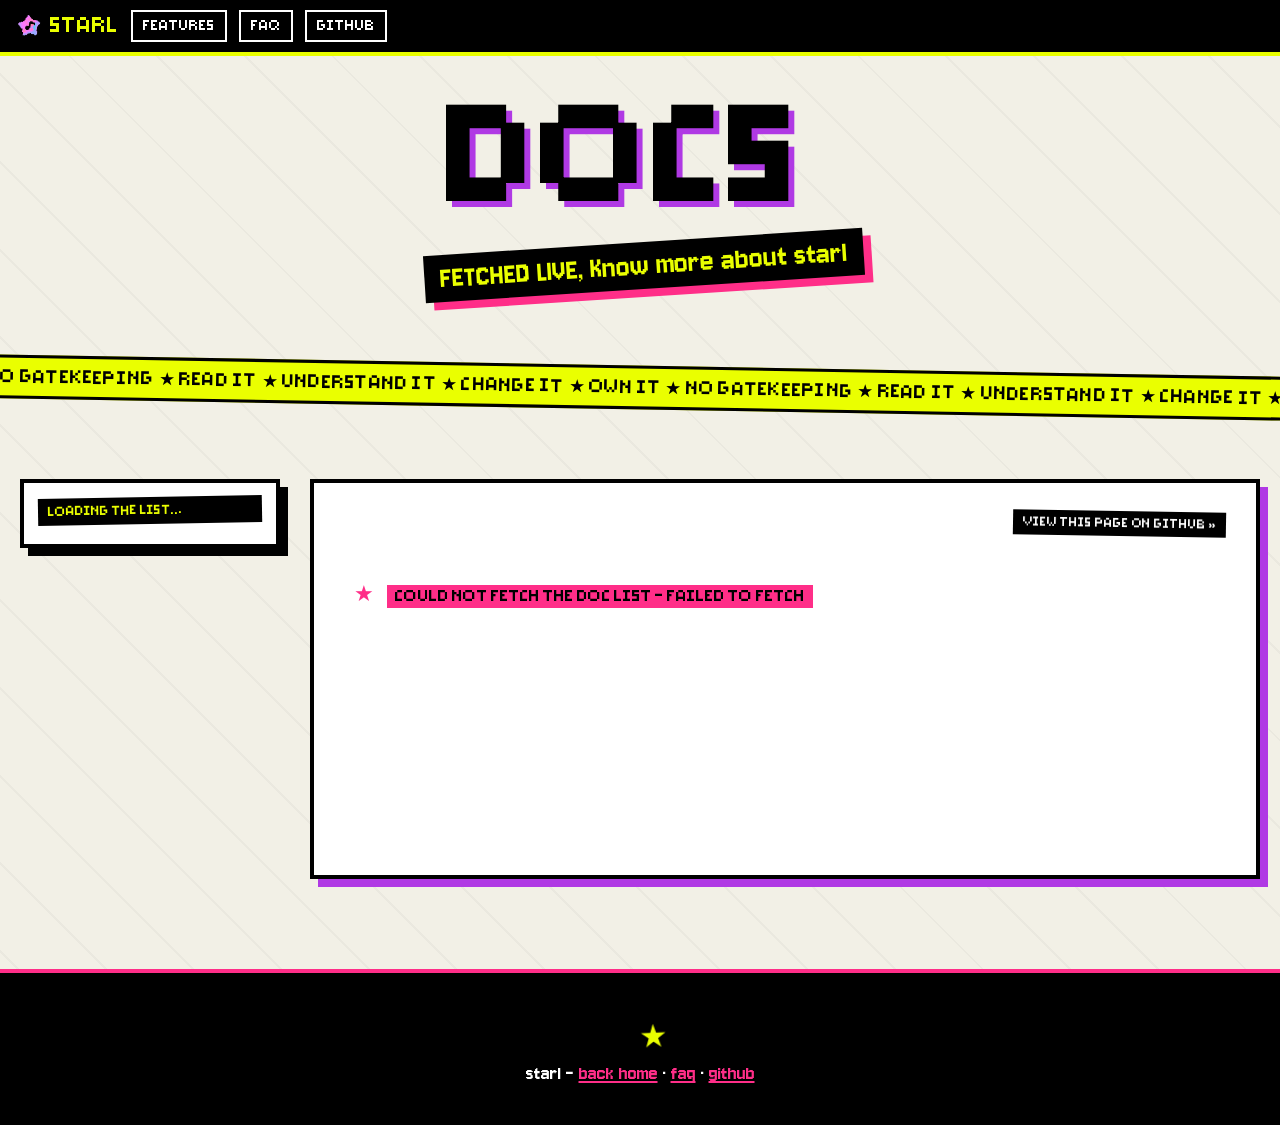
<file: docs.html>
<!doctype html>
<html lang="en">
	<head>
		<meta charset="utf-8" />
		<meta name="viewport" content="width=device-width, initial-scale=1" />
		<title>starl - docs</title>
		<meta
			name="description"
			content="the living starl documentation - fetched straight from github, always fresh" />
		<link rel="icon" href="media/img/GlitterMadness-Frame.png" />
		<link rel="stylesheet" href="styles/docs.css" />
		<link rel="stylesheet" href="styles/spray.css" />
		<link rel="stylesheet" href="styles/drag.css" />
		<script src="js/wiggle.js" defer></script>
		<script src="js/main.js" defer></script>
		<script src="js/drag.js" defer></script>
		<script src="js/md.js" defer></script>
		<script src="js/docs.js" defer></script>
	</head>
	<body>
		<!-- ============================== nav ============================== -->
		<nav class="punk-nav">
			<a class="nav-logo" href="index.html">STARL</a>
			<a href="index.html#features">FEATURES</a>
			<a href="faq.html">FAQ</a>
			<a href="https://github.com/everm4iva/starl">GITHUB</a>
		</nav>

		<!-- ============================== header ============================== -->
		<header class="hero">
			<h1 class="hero-title" data-wiggle>DOCS</h1>
			<p class="hero-sub">FETCHED LIVE, Know more about starl</p>
		</header>

		<div class="tape acid">
			<span class="tape-inner">NO GATEKEEPING ★ READ IT ★ UNDERSTAND IT ★ CHANGE IT ★ OWN IT ★ </span>
		</div>

		<!-- ============================== the living docs ============================== -->
		<!-- the nav and the doc content get built by docs.js from url.txt on github,
	     so this page never needs an update when docs change - it just knows -->
		<section class="section docs-layout">
			<aside class="doc-sidebar">
				<nav id="doc-nav" class="doc-nav">
					<div class="doc-nav-group blink">LOADING THE LIST...</div>
				</nav>
			</aside>

			<div id="doc-reader" class="doc-reader loading">
				<div class="doc-toolbar">
					<a
						id="doc-github-link"
						class="doc-toolbar-link"
						href="https://github.com/everm4iva/starl"
						target="_blank"
						rel="noopener"
						>VIEW THIS PAGE ON GITHUB »</a
					>
				</div>

				<div class="doc-status">
					<span class="doc-status-star">★</span>
					<span id="doc-status-text" class="blink">FETCHING THE DOC LIST...</span>
				</div>

				<article id="doc-content" class="doc-content"></article>
			</div>
		</section>

		<noscript>
			<section class="section">
				<p class="docs-intro">
					javascript is off, so the living docs can't fetch themselves - but everything still lives on
					<a href="https://github.com/everm4iva/starl">github</a>, go read it there
				</p>
			</section>
		</noscript>

		<!-- ============================== footer ============================== -->
		<footer class="punk-footer">
			<span class="foot-star" data-spray>★</span>
			<p>
				starl -
				<a href="index.html">back home</a> · <a href="faq.html">faq</a> ·
				<a href="https://github.com/everm4iva/starl">github</a>
			</p>
		</footer>
	</body>
</html>
</file>
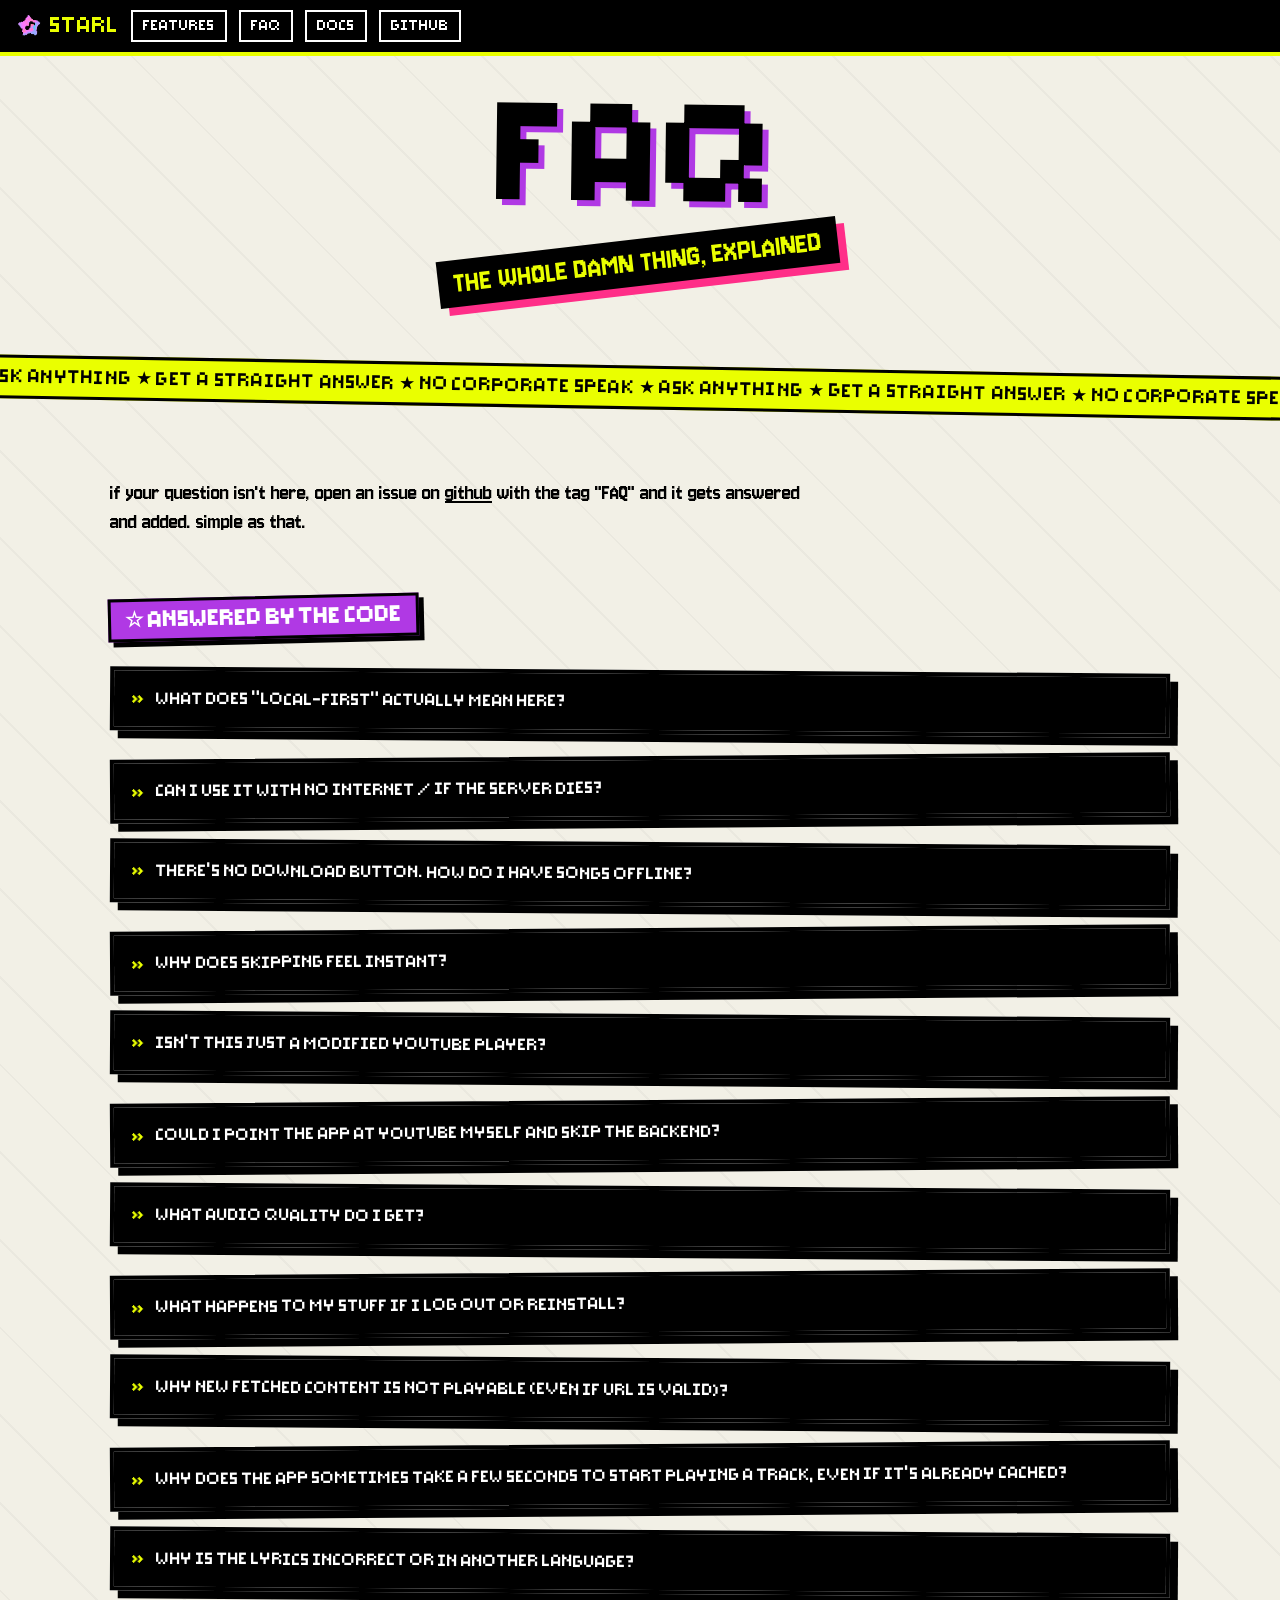
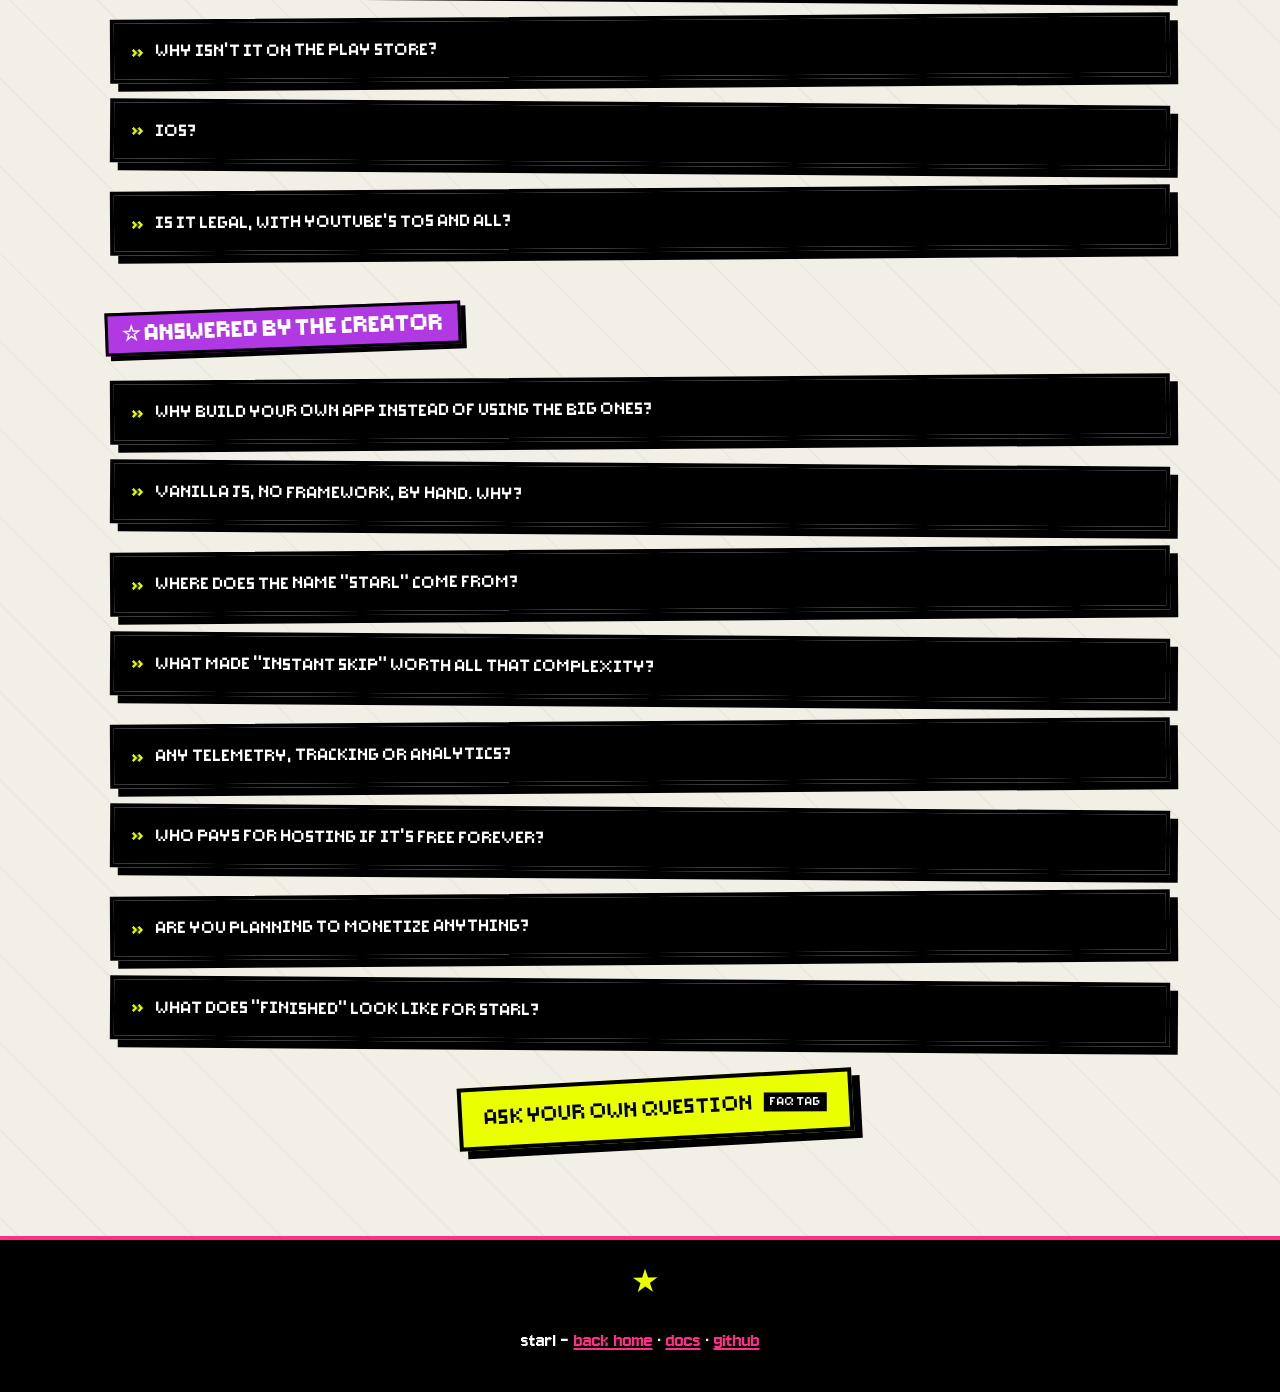
<file: faq.html>
<!doctype html>
<html lang="en">
	<head>
		<meta charset="utf-8" />
		<meta name="viewport" content="width=device-width, initial-scale=1" />
		<title>starl - faq</title>
		<meta name="description" content="the one page that casually explains the whole damn thing" />
		<link rel="icon" href="media/img/GlitterMadness-t.png" />
		<link rel="stylesheet" href="styles/faq.css" />
		<link rel="stylesheet" href="styles/spray.css" />
		<link rel="stylesheet" href="styles/drag.css" />
		<script src="js/wiggle.js" defer></script>
		<script src="js/main.js" defer></script>
		<script src="js/drag.js" defer></script>
	</head>
	<body>
		<!-- ============================== nav ============================== -->
		<nav class="punk-nav">
			<a class="nav-logo" href="index.html">STARL</a>
			<a href="index.html#features">FEATURES</a>
			<a href="faq.html">FAQ</a>
			<a href="docs.html">DOCS</a>
			<a href="https://github.com/everm4iva/starl">GITHUB</a>
		</nav>

		<!-- ============================== header ============================== -->
		<header class="hero">
			<h1 class="hero-title" data-wiggle>FAQ</h1>
			<p class="hero-sub">THE WHOLE DAMN THING, EXPLAINED</p>
		</header>

		<div class="tape acid">
			<span class="tape-inner">ASK ANYTHING ★ GET A STRAIGHT ANSWER ★ NO CORPORATE SPEAK ★ </span>
		</div>

		<section class="section">
			<p class="faq-intro">
				if your question isn't here, open an issue on
				<a href="https://github.com/everm4iva/starl/issues">github</a> with the tag "FAQ" and it gets answered
				and added. simple as that.
			</p>

			<!-- ============================== answered by the code ============================== -->
			<h2 class="faq-group" data-wiggle>☆ ANSWERED BY THE CODE</h2>

			<details class="faq-item">
				<summary>what does "local-first" actually mean here?</summary>
				<div class="answer">
					<p>
						the app is yours, content is yours, data is yours. <b>you own it all.</b> the client stores
						everything locally on your device, and the server is just a tool - a proxy for youtube and a
						cache for your data. not a middleman.
					</p>
				</div>
			</details>

			<details class="faq-item">
				<summary>can i use it with no internet / if the server dies?</summary>
				<div class="answer">
					<p>
						yes - as long as you've used the app for a while and have songs cached, <b>offline mode</b> lets
						you browse and play all your cached content with zero connection. the app is built to keep
						working when the server isn't.
					</p>
				</div>
			</details>

			<details class="faq-item">
				<summary>there's no download button. how do i have songs offline?</summary>
				<div class="answer">
					<p>
						the client <b>caches automatically while you listen</b> - in the background, while you do your
						business. and if you go offline, the smart-queue skips straight to the next cached song, so the
						music never stops.
					</p>
				</div>
			</details>

			<details class="faq-item">
				<summary>why does skipping feel instant?</summary>
				<div class="answer">
					<p>
						batch cache. while the current song plays, the app pre-caches the next (and previous) 8 tracks
						in the background. by the time you hit skip, the next track is usually already sitting there
						ready.
					</p>
				</div>
			</details>

			<details class="faq-item">
				<summary>isn't this just a modified youtube player?</summary>
				<div class="answer">
					<p>
						no. it uses youtube as a <b>source</b>, but the code is written from scratch - its own design,
						its own features, its own way of thinking about things, way beyond simple playback.
					</p>
				</div>
			</details>

			<details class="faq-item">
				<summary>could i point the app at youtube myself and skip the backend?</summary>
				<div class="answer">
					<p>
						no - by design. the client never talks to youtube directly, it only ever speaks to the server.
						one url, one switch, the whole app follows. so "running your own starl" really means running
						your own backend.
					</p>
				</div>
			</details>

			<details class="faq-item">
				<summary>what audio quality do i get?</summary>
				<div class="answer">
					<p>
						whatever the server thinks is best: usually <b>128kbps AAC</b> from a youtube video,
						<b>256kbps AAC</b> from a youtube music track. both play flawlessly.
					</p>
				</div>
			</details>

			<details class="faq-item">
				<summary>what happens to my stuff if i log out or reinstall?</summary>
				<div class="answer">
					<p>
						cached data on the device? poof, gone. but your account data, settings and history live on the
						server, so logging back in syncs it all back - and the server probably still has your songs
						cached, so streaming is instant again.
					</p>
				</div>
			</details>

			<details class="faq-item">
				<summary>Why new fetched content is not playable (even if url is valid)?</summary>
				<div class="answer">
					<p>
						It all comes up to the server.
						<ul>
							<li>Make sure the cookies are updated (server NEEDS to act like a
						browser, cookies are crucial for that)</li>
						<li>Make sure the cache is not corrupted in the server
						files.</li>
						<li>Make sure the cache is not corrupted in the client side (use the "Reset Track Cache"
						feature in the track context menu to fix that)</li>
						<li>Make sure the server is not overloaded, if it
						is, it will fail to fetch new content and return a 502 Bad Gateway error. (close server and wait
						about a minute for it to reset, then try again)</li>
						<li>Make sure the server is not running out of
						disk space, if it is, it will fail to fetch new content and return a 502 Bad Gateway error.
						(free up some space and try again)</li>
						</ul>
					</p>
					<p>
					With all those checks, if the problem persists, please report it in the <a href="https://github.com/everm4iva/starl/issues">Issues page</a> with the tag "FAQ"  - mentioning this part, and i will try to fix it as soon as possible.
					</p>
					<blockquote>
						> Public server note: those issues, when not reported can take a few hours/days to be fixed - so if you are using the public server, please be patient.
					</blockquote>
				</div>
			</details>

						<details class="faq-item">
				<summary>Why does the app sometimes take a few seconds to start playing a track, even if it's already cached?</summary>
				<div class="answer">
					<p>
					Sometimes the app needs to prewarm the track before it can start playing it. This is because the app needs to resolve the track's URL and get the necessary metadata before it can start playing it.
					</p>
					<p>
						or!!
					</p>
				<p>
					The server is being silly and is taking a few seconds to respond to the request. This can happen if the server is overloaded or if there is a network issue.
				</p>
				</div>
			</details>

			<details class="faq-item">
				<summary>Why is the lyrics incorrect or in another language?</summary>
				<div class="answer">
					<p>
						<ol>
							<li>
								The lyrics are fetched from a third-party service, and sometimes that service can return incorrect or outdated lyrics. If the lyrics are incorrect, it could be due to a temporary issue with the lyrics service.
							</li>
							<li>
								The server is fetching the lyrics in a wrong or incorrect format.. for example artists or complex music names can cause the lyrics service to return incorrect response.
							</li>
						</ol>
					</p>
					<blockquote>
					Public server note: if you are using the public server, the lyrics files are re-cached every 42 hours.
					</blockquote>
				</div>
			</details>

			<details class="faq-item">
				<summary>why isn't it on the play store?</summary>
				<div class="answer">
					<p>
						app stores are a legal inferno. here, if you have a problem you report it and watch the whole
						fix happen in the open. how can it be more accessible, transparent and trustworthy than this?
					</p>
				</div>
			</details>

			<details class="faq-item">
				<summary>ios?</summary>
				<div class="answer">
					<p>
						not planned anytime soon - no apple hardware, no wish to fight the apple ecosystem. android is
						the target, a browser/desktop client is the someday-stretch.
					</p>
				</div>
			</details>

			<details class="faq-item">
				<summary>is it legal, with youtube's TOS and all?</summary>
				<div class="answer">
					<p>
						gray area, honestly. it's a tool - it's up to you to use it and host it, nobody's incentivizing
						anything. not intended for commercial use, use at your own risk.
					</p>
				</div>
			</details>

			<!-- ============================== answered by the creator ============================== -->
			<h2 class="faq-group" data-wiggle>☆ ANSWERED BY THE CREATOR</h2>

			<details class="faq-item">
				<summary>why build your own app instead of using the big ones?</summary>
				<div class="answer">
					<p>
						"i'd rather own a broken tool that belongs to me and my friends, than a perfect tool that
						belongs to a corporation, asks me for money for basic features and uses my stuff against me."
					</p>
					<p>plus, we can add funny stuff and invent features that never existed before.</p>
				</div>
			</details>

			<details class="faq-item">
				<summary>vanilla js, no framework, by hand. why?</summary>
				<div class="answer">
					<p>
						frameworks trade control for tools you might not need - bloat, not necessarily in size but in
						complexity. <b>i like control, and i like simplicity.</b> learn the tool, not a framework that
						might die or change under you.
					</p>
				</div>
			</details>

			<details class="faq-item">
				<summary>where does the name "starl" come from?</summary>
				<div class="answer">
					<p>I JUST LOOOVE STARZZZ heheheh :3 - everything about them sparks something inside me.</p>
				</div>
			</details>

			<details class="faq-item">
				<summary>what made "instant skip" worth all that complexity?</summary>
				<div class="answer">
					<p>empathy.</p>
				</div>
			</details>

			<details class="faq-item">
				<summary>any telemetry, tracking or analytics?</summary>
				<div class="answer">
					<p>
						no. but yes for listening stats - needed for the recommendation system, and you can erase all
						your data and disable it anytime. your choice, always.
					</p>
				</div>
			</details>

			<details class="faq-item">
				<summary>who pays for hosting if it's free forever?</summary>
				<div class="answer">
					<p>
						the public server runs on the creator's own bare hardware - no cloud, no bills to pass on.
						control, and this time also privacy: no cloud service sitting between your data and the one
						person responsible for it.
					</p>
				</div>
			</details>

			<details class="faq-item">
				<summary>are you planning to monetize anything?</summary>
				<div class="answer">
					<p>no. ever. voluntarily not. everm4iva denies. really serious about this. <b>aka: NEVER</b></p>
				</div>
			</details>

			<details class="faq-item">
				<summary>what does "finished" look like for starl?</summary>
				<div class="answer">
					<p>
						stable, self-hosted, the most open, well documented and easy to use music app possible - so one
						day the users can keep using it, understand it and change it without anyone's permission.
						including the creator's.
					</p>
				</div>
			</details>

			<div class="faq-ask">
				<a class="punk-btn big" href="https://github.com/everm4iva/starl/issues"
					>ASK YOUR OWN QUESTION <span class="tag">FAQ TAG</span></a
				>
			</div>
		</section>

		<!-- ============================== footer ============================== -->
		<footer class="punk-footer">
			<span class="foot-star" data-spray>★</span>
			<p>
				starl -
				<a href="index.html">back home</a> · <a href="docs.html">docs</a> ·
				<a href="https://github.com/everm4iva/starl">github</a>
			</p>
		</footer>
	</body>
</html>
</file>
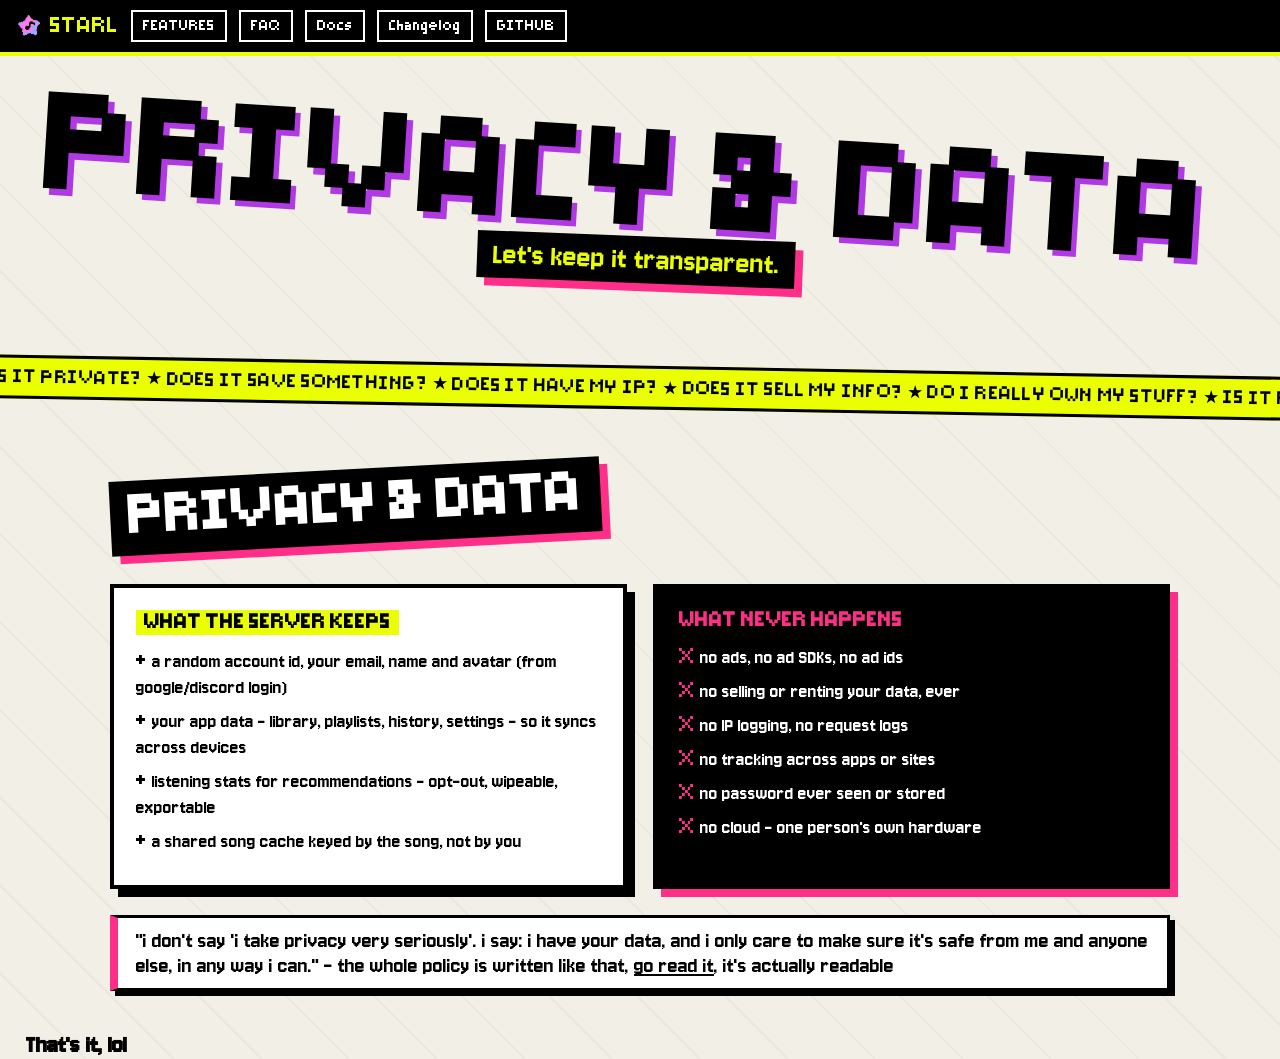
<file: privacy&data.html>
<!doctype html>
<html lang="en">
	<head>
		<meta charset="utf-8" />
		<meta name="viewport" content="width=device-width, initial-scale=1" />
		<title>starl - privacy & data</title>
		<meta name="description" content="What the public server kees and doesn't keep" />
		<link rel="icon" href="media/img/GlitterMadness-Frame.png" />
		<link rel="stylesheet" href="styles/docs.css" />
		<link rel="stylesheet" href="styles/spray.css" />
		<link rel="stylesheet" href="styles/drag.css" />
		<script src="js/wiggle.js" defer></script>
		<script src="js/main.js" defer></script>
		<script src="js/drag.js" defer></script>
		<script src="js/md.js" defer></script>
		<script src="js/docs.js" defer></script>
	</head>
	<body>
		<!-- ============================== nav ============================== -->
		<nav class="punk-nav">
			<a class="nav-logo" href="index.html">STARL</a>
			<a href="index.html#features">FEATURES</a>
			<a href="faq.html">FAQ</a>
			<a href="./docs.html">Docs</a>
			<a href="./changelog.html">Changelog</a>
			<a href="https://github.com/everm4iva/starl">GITHUB</a>
		</nav>

		<!-- ============================== header ============================== -->
		<header class="hero">
			<h1 class="hero-title" data-wiggle>Privacy & data</h1>
			<p class="hero-sub">Let's keep it transparent.</p>
		</header>

		<div class="tape acid">
			<span class="tape-inner"
				>IS IT PRIVATE? ★ DOES IT SAVE SOMETHING? ★ DOES IT HAVE MY IP? ★ DOES IT SELL MY INFO? ★ DO I REALLY
				OWN MY STUFF? ★
			</span>
		</div>

		<section class="section" id="privacy">
			<h2 class="section-title alt" data-wiggle>PRIVACY &amp; DATA</h2>
			<div class="privacy-grid">
				<div class="privacy-col yes">
					<h3>what the server keeps</h3>
					<ul>
						<li>a random account id, your email, name and avatar (from google/discord login)</li>
						<li>your app data - library, playlists, history, settings - so it syncs across devices</li>
						<li>listening stats for recommendations - opt-out, wipeable, exportable</li>
						<li>a shared song cache keyed by the song, not by you</li>
					</ul>
				</div>
				<div class="privacy-col no">
					<h3>what never happens</h3>
					<ul>
						<li>no ads, no ad SDKs, no ad ids</li>
						<li>no selling or renting your data, ever</li>
						<li>no IP logging, no request logs</li>
						<li>no tracking across apps or sites</li>
						<li>no password ever seen or stored</li>
						<li>no cloud - one person's own hardware</li>
					</ul>
				</div>
			</div>
			<p class="privacy-quote">
				"i don't say 'i take privacy very seriously'. i say: i have your data, and i only care to make sure it's
				safe from me and anyone else, in any way i can." - the whole policy is written like that,
				<a href="https://github.com/everm4iva/starl/blob/main/privacy&data.md">go read it</a>, it's actually
				readable
			</p>
		</section>
		<h3 style="padding-left: 2%">That's it, lol</h3>
	</body>
</html>
</file>
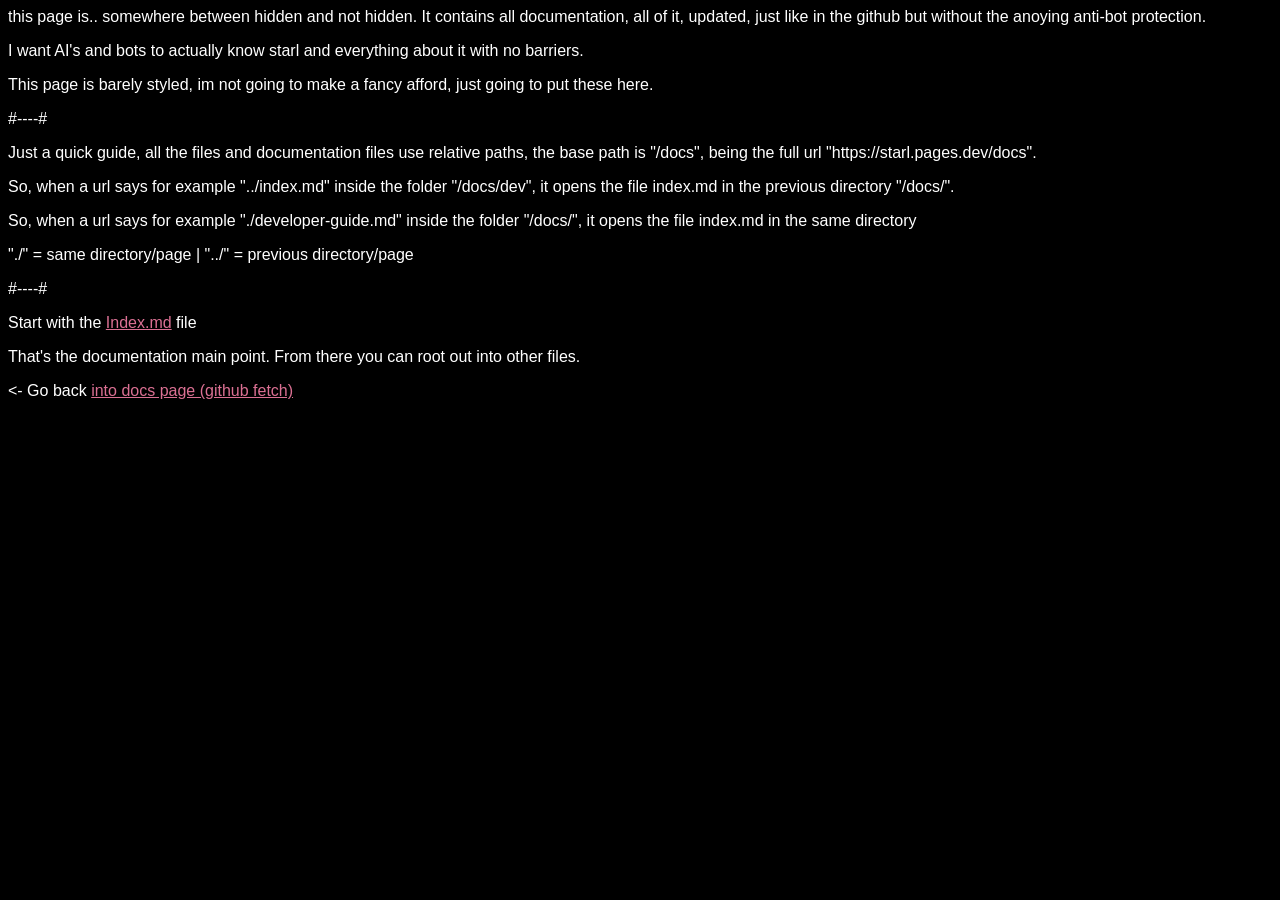
<file: docs/offline-docs.html>
<!doctype html>
<html lang="en">
<head>
	<meta charset="utf-8" />
	<meta name="viewport" content="width=device-width, initial-scale=1" />
	<title>offline docs</title>
	<meta name="description" content="Offline documentation, everything here, no other sources" />
	<link rel="icon" href="../media/img/GlitterMadness-Frame.png" />
</head>
<body>

this page is.. somewhere between hidden and not hidden.
It contains all documentation, all of it, updated, just like in the github but without the anoying anti-bot protection.

<p></p>
I want AI's and bots to actually know starl and everything about it with no barriers.

<p></p>
This page is barely styled, im not going to make a fancy afford, just going to put these here.

<p>
    #----#
    <p></p>
    Just a quick guide, all the files and documentation files use relative paths, the base path is "/docs", being the full url "https://starl.pages.dev/docs".

    <p>
So, when a url says for example "../index.md" inside the folder "/docs/dev", it opens the file index.md in the previous directory "/docs/".
    </p>

        <p>
So, when a url says for example "./developer-guide.md" inside the folder "/docs/", it opens the file index.md in the same directory
    </p>

    <p>
        "./" = same directory/page |
        "../" = previous directory/page
    </p>

    <p></p>
       #----#
</p>

Start with the <a href="https://starl.pages.dev/docs/index.md">Index.md</a> file

<p>That's the documentation main point. From there you can root out into other files.</p>

<p>
   <- Go back <a href="../docs.html">into docs page (github fetch)</a>
</p>
</body>
<style>
    body{
        background-color: black;
        color: white;
        font-family: 'Gill Sans', 'Gill Sans MT', Calibri, 'Trebuchet MS', sans-serif;
    }
    ::selection{
        background-color: yellow;
        color: black;
    }
    a{
        color: palevioletred;
    }
</style>
</html>
</file>
<file: styles/main.css>
@import url('./root.css');

/* -------------------------------------------------- base -------------------------------------------------- */

* {
	margin: 0;
	padding: 0;
	box-sizing: border-box;
}

html {
	scroll-behavior: auto;
	cursor: var(--cursor-default);
	overflow-x: hidden;
}

body {
	background: var(--punk-paper);
	color: var(--punk-black);
	font-family: var(--body-font);
	font-size: 1.4rem;
	overflow-x: hidden;
	max-width: 100%;
	background-image: repeating-linear-gradient(45deg, transparent 0 60px, #00000008 60px 62px);
}

::selection {
	background: var(--punk-acid);
	color: var(--punk-black);
}

a {
	color: inherit;
}

img {
	image-rendering: auto;
	max-width: 100%;
}

/* -------------------------------------------------- motion -------------------------------------------------- */

@keyframes wiggle-a {
	0% {
		transform: translate(0, 0) rotate(0deg);
	}
	25% {
		transform: translate(0, -5px) rotate(-6deg);
	}
	50% {
		transform: translate(2px, 0) rotate(4deg);
	}
	75% {
		transform: translate(-2px, 3px) rotate(-3deg);
	}
	100% {
		transform: translate(0, 0) rotate(0deg);
	}
}

@keyframes wiggle-b {
	0% {
		transform: translate(0, 0) rotate(0deg);
	}
	33% {
		transform: translate(-3px, 2px) rotate(7deg);
	}
	66% {
		transform: translate(3px, -4px) rotate(-5deg);
	}
	100% {
		transform: translate(0, 0) rotate(0deg);
	}
}

@keyframes wiggle-c {
	0% {
		transform: translate(0, 0) scale(1);
	}
	40% {
		transform: translate(0, -6px) scale(1.08) rotate(3deg);
	}
	80% {
		transform: translate(2px, 2px) scale(0.95) rotate(-4deg);
	}
	100% {
		transform: translate(0, 0) scale(1);
	}
}

@keyframes blink-hard {
	0% {
		opacity: 1;
	}
	50% {
		opacity: 0;
	}
	100% {
		opacity: 1;
	}
}

@keyframes color-cycle {
	0% {
		color: var(--punk-accent);
	}
	33% {
		color: var(--punk-pink);
	}
	66% {
		color: var(--punk-acid);
	}
	100% {
		color: var(--punk-accent);
	}
}

@keyframes bg-cycle {
	0% {
		background-color: var(--punk-accent);
	}
	33% {
		background-color: var(--punk-pink);
	}
	66% {
		background-color: var(--punk-acid);
	}
	100% {
		background-color: var(--punk-accent);
	}
}

@keyframes marquee-roll {
	0% {
		transform: translateX(0);
	}
	100% {
		transform: translateX(-50%);
	}
}

@keyframes stamp-spin {
	0% {
		transform: rotate(0deg);
	}
	100% {
		transform: rotate(360deg);
	}
}

.w {
	display: inline-block;
	animation-delay: var(--w-delay, 0s);
}
.w-a {
	animation: wiggle-a 0.9s var(--snap) infinite;
}
.w-b {
	animation: wiggle-b 1.1s var(--snap) infinite;
}
.w-c {
	animation: wiggle-c 1.3s var(--snap) infinite;
}

.blink {
	animation: blink-hard 1s var(--snap) infinite;
}
.cycle {
	animation: color-cycle 1.5s var(--snap) infinite;
}

/* -------------------------------------------------- cursors -------------------------------------------------- */

a,
button,
summary,
.punk-btn,
.teaser,
[data-spray] {
	cursor: var(--cursor-aim);
}

a:active,
button:active,
summary:active,
.punk-btn:active,
.teaser:active,
[data-spray]:active {
	cursor: var(--cursor-aim-press);
	user-select: none;
}

.shot {
	cursor: var(--cursor-omg);
	user-select: none;
}

/* -------------------------------------------------- nav -------------------------------------------------- */

.punk-nav {
	position: sticky;
	top: 0;
	z-index: 50;
	display: flex;
	align-items: center;
	gap: 12px;
	padding: 10px 16px;
	background: var(--punk-black);
	color: var(--punk-white);
	border-bottom: var(--punk-border);
	border-bottom-color: var(--punk-acid);
	flex-wrap: wrap;
	cursor: var(--cursor-rockit);
}

.punk-nav .nav-logo {
	font-family: var(--pixel-font);
	font-size: 1.3rem;
	color: var(--punk-acid);
	text-decoration: none;
	display: flex;
	align-items: center;
	gap: 8px;
}

.punk-nav .nav-logo::before {
	content: '';
	width: 26px;
	height: 26px;
	background-image: url('../media/img/GlitterMadness-t.png');
	background-size: contain;
	background-repeat: no-repeat;
	animation: stamp-spin 4s var(--snap-3) infinite;
}

.punk-nav a:not(.nav-logo) {
	font-family: var(--pixel-font);
	font-size: 0.85rem;
	color: var(--punk-white);
	text-decoration: none;
	padding: 6px 10px;
	border: 2px solid var(--punk-white);
}

.punk-nav a:not(.nav-logo):hover {
	background: var(--punk-pink);
	color: var(--punk-black);
	border-color: var(--punk-black);
	transform: rotate(-2deg);
}

/* -------------------------------------------------- hero -------------------------------------------------- */

.hero {
	padding: 60px 20px 40px;
	text-align: center;
	position: relative;
}

.hero-icon {
	width: 110px;
	height: 110px;
	background-image: url('../media/img/GlitterMadness-t.png');
	background-size: contain;
	background-repeat: no-repeat;
	background-position: center;
	margin: 0 auto 10px;
	animation: wiggle-c 2s var(--snap) infinite;
}

.hero-title {
	font-family: var(--pixel-font);
	font-size: clamp(3rem, 14vw, 8rem);
	text-align: center;
	line-height: 0.9;
	text-transform: uppercase;
	letter-spacing: 0.02em;
	text-shadow: 6px 6px 0 var(--punk-accent);
}

.hero-sub {
	font-family: var(--pixel-font-big);
	font-size: clamp(1.3rem, 4vw, 2rem);
	margin-top: 18px;
	display: inline-block;
	background: var(--punk-black);
	color: var(--punk-acid);
	padding: 6px 16px;
	transform: rotate(-2deg);
	box-shadow: var(--punk-shadow-pink);
}

.hero-small {
	margin-top: 22px;
	font-size: 1.5rem;
	max-width: 620px;
	margin-left: auto;
	margin-right: auto;
	line-height: 1.2;
}

.hero-small b {
	background: var(--punk-acid);
	padding: 0 6px;
}

.hero-stamp {
	position: absolute;
	top: 30px;
	right: 6vw;
	font-family: var(--pixel-font);
	font-size: 0.95rem;
	background: var(--punk-pink);
	color: var(--punk-black);
	border: var(--punk-border-thin);
	box-shadow: var(--punk-shadow-small);
	padding: 10px 14px;
	max-width: 120px;
	text-align: center;
	line-height: 1.4;
	transform: rotate(12deg);
	text-transform: uppercase;
	word-spacing: 100vw;
}

@media (max-width: 700px) {
	.hero-stamp {
		position: static;
		display: inline-block;
		margin-top: 20px;
	}
}

/* -------------------------------------------------- buttons -------------------------------------------------- */

.btn-row {
	display: flex;
	flex-wrap: wrap;
	justify-content: center;
	gap: 18px;
	padding: 30px 20px;
}

.punk-btn {
	font-family: var(--pixel-font);
	font-size: 1rem;
	text-decoration: none;
	color: var(--punk-black);
	background: var(--punk-white);
	border: var(--punk-border);
	box-shadow: var(--punk-shadow);
	padding: 16px 22px;
	display: inline-flex;
	align-items: center;
	gap: 10px;
	text-transform: uppercase;
	position: relative;
}

.punk-btn:hover {
	transform: translate(4px, 4px) rotate(-1deg);
	box-shadow: 2px 2px 0 var(--punk-black);
	animation: bg-cycle 0.4s var(--snap) infinite;
}

.punk-btn.big {
	font-size: 1.25rem;
	background: var(--punk-acid);
}

.punk-btn.accent {
	background: var(--punk-accent);
	color: var(--punk-white);
}

.punk-btn.pink {
	background: var(--punk-pink);
}

.punk-btn.dark {
	background: var(--punk-black);
	color: var(--punk-white);
	box-shadow: var(--punk-shadow-acid);
}

.punk-btn .tag {
	font-size: 0.7rem;
	background: var(--punk-black);
	color: var(--punk-white);
	padding: 3px 6px;
	transform: rotate(3deg);
}

/* -------------------------------------------------- separators -------------------------------------------------- */

.tape {
	background: var(--punk-black);
	color: var(--punk-white);
	border-top: var(--punk-border-thin);
	border-bottom: var(--punk-border-thin);
	overflow: hidden;
	white-space: nowrap;
	padding: 8px 0;
	font-family: var(--pixel-font);
	font-size: 1.1rem;
	transform: rotate(-1deg) scale(1.02);
	margin: 30px 0;
}

.tape.acid {
	background: var(--punk-acid);
	color: var(--punk-black);
	transform: rotate(1deg) scale(1.02);
}

.tape.pink {
	background: var(--punk-pink);
	color: var(--punk-black);
}

.tape .tape-inner {
	display: inline-block;
	animation: marquee-roll 30s linear infinite;
}

.tape.snappy .tape-inner {
	animation-timing-function: steps(40, end);
}

/* -------------------------------------------------- sections -------------------------------------------------- */

.section {
	max-width: 1100px;
	margin: 0 auto;
	padding: 40px 20px;
}

.section-title {
	font-family: var(--pixel-font);
	font-size: clamp(1.8rem, 6vw, 3.2rem);
	text-transform: uppercase;
	margin-bottom: 30px;
	display: inline-block;
	background: var(--punk-black);
	color: var(--punk-white);
	padding: 8px 18px;
	box-shadow: var(--punk-shadow-accent);
	transform: rotate(-1.5deg);
}

.section-title.alt {
	box-shadow: var(--punk-shadow-pink);
	transform: rotate(1deg);
}

/* -------------------------------------------------- screenshots -------------------------------------------------- */

.shots {
	display: flex;
	gap: 26px;
	overflow-x: auto;
	padding: 20px 40px 30px;
	width: 100vw;
	margin-left: calc(50% - 50vw);
	justify-content: safe center;
	overflow-y: hidden;
}

.shots::-webkit-scrollbar {
	height: 14px;
}

.shots::-webkit-scrollbar-track {
	background: var(--punk-black);
}

.shots::-webkit-scrollbar-thumb {
	background: var(--punk-acid);
	border: 3px solid var(--punk-black);
}

.shot {
	flex: 0 0 auto;
	width: 220px;
	/* width: 80%;
	height: 20%; */
	border: var(--punk-border);
	box-shadow: var(--punk-shadow);
	background: var(--punk-black);
}

.shot:nth-child(odd) {
	transform: rotate(-2deg);
	box-shadow: var(--punk-shadow-pink);
}

.shot:nth-child(even) {
	transform: rotate(2deg);
	box-shadow: var(--punk-shadow-acid);
}

.shot:hover {
	transform: rotate(0deg) scale(1.04);
	z-index: 2;
}

.shot img {
	display: block;
	height: 100%;
}

.shot .shot-label {
	font-family: var(--pixel-font);
	font-size: 0.8rem;
	color: var(--punk-white);
	background: var(--punk-black);
	padding: 8px;
	text-align: center;
	text-transform: uppercase;
}

/* -------------------------------------------------- features -------------------------------------------------- */

.features-note {
	font-size: 1.3rem;
	margin-bottom: 26px;
	max-width: 700px;
}

.features {
	display: grid;
	grid-template-columns: repeat(auto-fit, minmax(280px, 1fr));
	gap: 26px;
}

.feature-card {
	background: var(--app-bg);
	color: var(--punk-white);
	font-family: var(--app-font);
	border-radius: var(--app-radius);
	padding: 22px;
	border: var(--punk-border);
	box-shadow: var(--punk-shadow);
	position: relative;
	background-image: linear-gradient(160deg, var(--app-accent-transparent-4), transparent 55%);
}

.feature-card:hover {
	transform: rotate(-1deg) translate(2px, -4px);
	box-shadow: var(--punk-shadow-accent);
}

.feature-card h3 {
	font-family: var(--app-font);
	font-weight: 600;
	font-size: 1.15rem;
	margin-bottom: 8px;
	color: #ffffff;
}

.feature-card p {
	font-size: 0.95rem;
	line-height: 1.45;
	font-weight: 400;
	color: #ffffffcc;
}

.feature-card .feature-chip {
	position: absolute;
	top: -14px;
	right: 12px;
	font-family: var(--pixel-font);
	font-size: 0.7rem;
	background: var(--punk-acid);
	color: var(--punk-black);
	border: var(--punk-border-thin);
	padding: 4px 8px;
	transform: rotate(3deg);
	text-transform: uppercase;
}

.feature-card:nth-child(3n) .feature-chip {
	background: var(--punk-pink);
}
.feature-card:nth-child(3n + 1) .feature-chip {
	background: var(--punk-cyan);
}

/* -------------------------------------------------- license -------------------------------------------------- */

.license-box {
	background: var(--punk-black);
	color: var(--punk-white);
	border: var(--punk-border);
	border-color: var(--punk-acid);
	box-shadow: var(--punk-shadow-pink);
	padding: 30px;
	transform: rotate(-0.5deg);
}

.license-box h3 {
	font-family: var(--pixel-font);
	font-size: clamp(1.4rem, 5vw, 2.4rem);
	color: var(--punk-acid);
	margin-bottom: 16px;
	text-transform: uppercase;
}

.license-box p,
.license-box li {
	font-size: 1.35rem;
	line-height: 1.3;
	margin-bottom: 10px;
}

.license-box ul {
	list-style: none;
	margin-bottom: 14px;
}

.license-box li::before {
	content: '★ ';
	color: var(--punk-pink);
}

.license-box .but {
	display: inline-block;
	background: var(--punk-pink);
	color: var(--punk-black);
	font-family: var(--pixel-font);
	padding: 4px 12px;
	transform: rotate(-2deg);
	margin-bottom: 10px;
}

/* -------------------------------------------------- teasers -------------------------------------------------- */

.teaser-row {
	display: grid;
	grid-template-columns: repeat(auto-fit, minmax(280px, 1fr));
	gap: 26px;
}

.teaser {
	display: block;
	text-decoration: none;
	border: var(--punk-border);
	box-shadow: var(--punk-shadow);
	padding: 26px;
	background: var(--punk-white);
}

.teaser:hover {
	transform: translate(4px, 4px) rotate(1deg);
	box-shadow: 2px 2px 0 var(--punk-black);
	background: var(--punk-acid);
}

.teaser h3 {
	font-family: var(--pixel-font);
	font-size: 1.4rem;
	text-transform: uppercase;
	margin-bottom: 10px;
}

.teaser p {
	font-size: 1.3rem;
	line-height: 1.25;
}

/* -------------------------------------------------- supporters -------------------------------------------------- */

.supporters {
	display: flex;
	flex-wrap: wrap;
	gap: 20px;
}

.supporter {
	border: var(--punk-border-thin);
	background: var(--punk-white);
	box-shadow: var(--punk-shadow-small);
	padding: 14px 18px;
	max-width: 320px;
}

.supporter:nth-child(odd) {
	transform: rotate(-1.5deg);
}
.supporter:nth-child(even) {
	transform: rotate(1.5deg);
}

.supporter:hover {
	animation: wiggle-b 0.5s var(--snap) infinite;
	background: var(--punk-cyan);
}

.supporter .who {
	font-family: var(--pixel-font);
	font-size: 0.95rem;
	margin-bottom: 6px;
	text-transform: uppercase;
}

.supporter .what {
	font-size: 1.2rem;
	line-height: 1.25;
}

.creator-box {
	margin-top: 34px;
	border: var(--punk-border);
	background: var(--punk-accent);
	color: var(--punk-white);
	box-shadow: var(--punk-shadow);
	padding: 26px;
	transform: rotate(0.5deg);
}

.creator-box h3 {
	font-family: var(--pixel-font);
	font-size: 1.5rem;
	margin-bottom: 12px;
	text-transform: uppercase;
}

.creator-box p {
	font-size: 1.35rem;
	line-height: 1.3;
}

.creator-box a {
	color: var(--punk-acid);
}

/* -------------------------------------------------- privacy -------------------------------------------------- */

.privacy-grid {
	display: grid;
	grid-template-columns: repeat(auto-fit, minmax(260px, 1fr));
	gap: 26px;
}

.privacy-col {
	border: var(--punk-border);
	padding: 22px;
	box-shadow: var(--punk-shadow);
}

.privacy-col.yes {
	background: var(--punk-white);
}

.privacy-col.no {
	background: var(--punk-black);
	color: var(--punk-white);
	box-shadow: var(--punk-shadow-pink);
}

.privacy-col h3 {
	font-family: var(--pixel-font);
	font-size: 1.2rem;
	text-transform: uppercase;
	margin-bottom: 14px;
}

.privacy-col.no h3 {
	color: var(--punk-pink);
}
.privacy-col.yes h3 {
	background: var(--punk-acid);
	display: inline-block;
	padding: 2px 8px;
}

.privacy-col ul {
	list-style: none;
}

.privacy-col li {
	font-size: 1.25rem;
	line-height: 1.3;
	margin-bottom: 8px;
}

.privacy-col.yes li::before {
	content: '+ ';
	font-family: var(--pixel-font);
}
.privacy-col.no li::before {
	content: 'X ';
	font-family: var(--pixel-font);
	color: var(--punk-pink);
}

.privacy-quote {
	margin-top: 26px;
	font-size: 1.45rem;
	border-left: 8px solid var(--punk-pink);
	padding: 10px 18px;
	background: var(--punk-white);
	border-top: var(--punk-border-thin);
	border-bottom: var(--punk-border-thin);
	border-right: var(--punk-border-thin);
	box-shadow: var(--punk-shadow-small);
}

/* -------------------------------------------------- footer -------------------------------------------------- */

.punk-footer {
	background: var(--punk-black);
	color: var(--punk-white);
	text-align: center;
	padding: 40px 20px;
	border-top: var(--punk-border);
	border-top-color: var(--punk-pink);
	margin-top: 50px;
}

.punk-footer .foot-star {
	font-size: 2rem;
	display: inline-block;
	animation: stamp-spin 3s var(--snap-3) infinite;
	color: var(--punk-acid);
}

.punk-footer p {
	font-size: 1.3rem;
	margin-top: 10px;
}

.punk-footer a {
	color: var(--punk-pink);
}

/* -------------------------------------------------- small screens -------------------------------------------------- */

@media (max-width: 600px) {
	.punk-btn {
		width: 100%;
		justify-content: center;
	}
	.hero-title {
		text-shadow: 4px 4px 0 var(--punk-accent);
	}
}

/* -------------------------------------------------- calm mode -------------------------------------------------- */

@media (prefers-reduced-motion: reduce) {
	*,
	*::before,
	*::after {
		animation: none !important;
	}
}
</file>
<file: styles/spray.css>
@import url('./root.css');

/* -------------------------------------------------- star spray -------------------------------------------------- */

@keyframes spray-fly {
	0% {
		transform: translate(0, 0) rotate(0deg);
		opacity: 1;
	}
	30% {
		transform: translate(calc(var(--dx) * 0.4), calc(var(--dy) * 0.4)) rotate(calc(var(--rot) * 0.4));
		opacity: 1;
	}
	60% {
		transform: translate(calc(var(--dx) * 0.8), calc(var(--dy) * 0.8)) rotate(calc(var(--rot) * 0.8));
		opacity: 1;
	}
	100% {
		transform: translate(var(--dx), var(--dy)) rotate(var(--rot));
		opacity: 0;
	}
}

.spray-star {
	position: fixed;
	left: var(--sx);
	top: var(--sy);
	z-index: 999;
	pointer-events: none;
	font-size: 1.6rem;
	color: var(--punk-accent);
	text-shadow: 3px 3px 0 var(--punk-black);
	animation: spray-fly 0.85s steps(6, end) forwards;
}

.spray-star:nth-child(odd) {
	color: var(--punk-acid);
}
.spray-star:nth-child(3n) {
	color: var(--punk-pink);
}
</file>
<file: styles/drag.css>
@import url('./root.css');

/* -------------------------------------------------- draggable stuff -------------------------------------------------- */

[data-drag] {
	translate: var(--drag-x, 0px) var(--drag-y, 0px);
	rotate: var(--drag-rot, 0deg);
	touch-action: none;
	cursor: var(--cursor-aim);
}

[data-drag].dragging {
	position: relative;
	z-index: 90;
	user-select: none;
	cursor: var(--cursor-aim-press);
	animation: none;
}

[data-drag].dragging * {
	animation-play-state: paused;
}

@media (prefers-reduced-motion: reduce) {
	[data-drag] {
		translate: 0px 0px;
		rotate: 0deg;
	}
}
</file>
<file: styles/docs.css>
@import url('./main.css');

/* -------------------------------------------------- docs page -------------------------------------------------- */

.docs-intro {
	font-size: 1.4rem;
	max-width: 720px;
	margin-bottom: 10px;
	line-height: 1.3;
}

/* -------------------------------------------------- layout -------------------------------------------------- */

.docs-layout {
	display: grid;
	grid-template-columns: 260px 1fr;
	gap: 30px;
	align-items: start;
	max-width: 100%;
}

@media (max-width: 800px) {
	.docs-layout {
		grid-template-columns: 1fr;
	}
}

/* -------------------------------------------------- sidebar -------------------------------------------------- */

.doc-sidebar {
	position: sticky;
	top: 70px;
}

@media (max-width: 800px) {
	.doc-sidebar {
		position: static;
	}
}

.doc-nav {
	border: var(--punk-border);
	background: var(--punk-white);
	box-shadow: var(--punk-shadow);
	padding: 14px;
	display: flex;
	flex-direction: column;
	gap: 4px;
	max-height: 70vh;
	overflow-y: auto;
}

.doc-nav-group {
	font-family: var(--pixel-font);
	font-size: 0.8rem;
	text-transform: uppercase;
	background: var(--punk-black);
	color: var(--punk-acid);
	padding: 6px 10px;
	margin: 12px 0 6px;
	transform: rotate(-1deg);
}

.doc-nav-group:first-child {
	margin-top: 0;
}

.doc-nav-link {
	font-family: var(--pixel-font);
	font-size: 0.78rem;
	text-decoration: none;
	text-transform: uppercase;
	padding: 6px 10px;
	border: 2px solid transparent;
}

.doc-nav-link::before {
	content: '» ';
	color: var(--punk-accent);
}

.doc-nav-link:hover {
	background: var(--punk-acid);
	border-color: var(--punk-black);
	transform: translateX(4px);
}

.doc-nav-link.active {
	background: var(--punk-accent);
	color: var(--punk-white);
	border-color: var(--punk-black);
	box-shadow: 3px 3px 0 var(--punk-black);
}

.doc-nav-link.active::before {
	content: '★ ';
	color: var(--punk-acid);
	display: inline-block;
	animation: wiggle-b 0.9s var(--snap) infinite;
}

/* -------------------------------------------------- reader -------------------------------------------------- */

.doc-reader {
	border: var(--punk-border);
	background: var(--punk-white);
	box-shadow: var(--punk-shadow-accent);
	padding: 26px 30px;
	min-height: 400px;
}

.doc-toolbar {
	text-align: right;
	margin-bottom: 14px;
}

.doc-toolbar-link {
	font-family: var(--pixel-font);
	font-size: 0.75rem;
	text-decoration: none;
	background: var(--punk-black);
	color: var(--punk-white);
	padding: 6px 10px;
	display: inline-block;
	transform: rotate(1deg);
}

.doc-toolbar-link:hover {
	background: var(--punk-pink);
	color: var(--punk-black);
}

.doc-status {
	font-family: var(--pixel-font);
	font-size: 1rem;
	text-transform: uppercase;
	padding: 30px 10px;
	display: none;
}

.doc-status-star {
	display: inline-block;
	color: var(--punk-accent);
	animation: stamp-spin 1.2s var(--snap-3) infinite;
	margin-right: 10px;
	font-size: 1.4rem;
}

.doc-reader.loading .doc-status {
	display: block;
}
.doc-reader.loading .doc-content {
	display: none;
}

.doc-reader.error .doc-status {
	display: block;
}
.doc-reader.error .doc-status-star {
	color: var(--punk-pink);
}
.doc-reader.error #doc-status-text {
	background: var(--punk-pink);
	padding: 2px 8px;
}
.doc-reader.error .doc-content {
	display: none;
}

/* -------------------------------------------------- doc content -------------------------------------------------- */

.doc-content {
	font-size: 1.35rem;
	line-height: 1.4;
}

.doc-content h1,
.doc-content h2,
.doc-content h3,
.doc-content h4,
.doc-content h5,
.doc-content h6 {
	font-family: var(--pixel-font);
	text-transform: uppercase;
	margin: 28px 0 14px;
	line-height: 1.2;
}

.doc-content h1 {
	font-size: 1.8rem;
	background: var(--punk-black);
	color: var(--punk-white);
	display: inline-block;
	padding: 8px 16px;
	box-shadow: var(--punk-shadow-small);
	transform: rotate(-1deg);
}

.doc-content h2 {
	font-size: 1.3rem;
	border-bottom: 4px solid var(--punk-accent);
	display: inline-block;
	padding-bottom: 4px;
}

.doc-content h3 {
	font-size: 1.05rem;
	background: var(--punk-acid);
	display: inline-block;
	padding: 3px 10px;
	transform: rotate(-0.5deg);
}

.doc-content h4,
.doc-content h5,
.doc-content h6 {
	font-size: 0.95rem;
}

.doc-content p {
	margin-bottom: 14px;
}

.doc-content a {
	color: var(--punk-accent);
	text-decoration-thickness: 3px;
}

.doc-content a:hover {
	background: var(--punk-acid);
	color: var(--punk-black);
}

.doc-content b {
	background: var(--punk-acid);
	padding: 0 4px;
}

.doc-content ul,
.doc-content ol {
	margin: 0 0 16px 26px;
}

.doc-content li {
	margin-bottom: 6px;
}

.doc-content ul li::marker {
	content: '★ ';
	color: var(--punk-accent);
}

.doc-content code {
	font-family: var(--pixel-font);
	font-size: 0.85em;
	background: var(--punk-black);
	color: var(--punk-acid);
	padding: 2px 6px;
}

.doc-content pre {
	background: var(--punk-black);
	border: var(--punk-border-thin);
	box-shadow: var(--punk-shadow-small);
	padding: 16px;
	margin: 0 0 18px;
	overflow-x: auto;
	transform: rotate(-0.3deg);
}

.doc-content pre code {
	background: none;
	padding: 0;
	display: block;
	white-space: pre;
}

.doc-content blockquote {
	border-left: 8px solid var(--punk-pink);
	border-top: var(--punk-border-thin);
	border-bottom: var(--punk-border-thin);
	border-right: var(--punk-border-thin);
	background: var(--punk-paper);
	box-shadow: var(--punk-shadow-small);
	padding: 12px 16px;
	margin: 0 0 18px;
}

.doc-content blockquote p {
	margin-bottom: 6px;
}

.doc-content table {
	border-collapse: collapse;
	margin: 0 0 18px;
	width: 100%;
	box-shadow: var(--punk-shadow-small);
}

.doc-content th,
.doc-content td {
	border: var(--punk-border-thin);
	padding: 8px 12px;
	text-align: left;
	font-size: 1.2rem;
}

.doc-content th {
	font-family: var(--pixel-font);
	font-size: 0.8rem;
	text-transform: uppercase;
	background: var(--punk-black);
	color: var(--punk-acid);
}

.doc-content tr:nth-child(even) td {
	background: #00000008;
}

.doc-content img {
	max-width: 100%;
	border: var(--punk-border);
	box-shadow: var(--punk-shadow);
	margin: 10px 0 18px;
}

.doc-content hr {
	border: none;
	border-top: 4px dashed var(--punk-black);
	margin: 26px 0;
}
</file>
<file: styles/faq.css>
@import url('./main.css');

/* -------------------------------------------------- faq page -------------------------------------------------- */

.faq-intro {
	font-size: 1.4rem;
	max-width: 720px;
	margin-bottom: 30px;
	line-height: 1.3;
}

.faq-group {
	font-family: var(--pixel-font);
	font-size: 1.3rem;
	text-transform: uppercase;
	margin: 40px 0 20px;
	display: inline-block;
	background: var(--punk-accent);
	color: var(--punk-white);
	padding: 6px 14px;
	border: var(--punk-border-thin);
	box-shadow: var(--punk-shadow-small);
	transform: rotate(-1deg);
}

.faq-item {
	border: var(--punk-border);
	background: var(--punk-white);
	box-shadow: var(--punk-shadow);
	margin-bottom: 22px;
}

.faq-item:nth-child(odd) {
	transform: rotate(0.4deg);
}

.faq-item:nth-child(even) {
	transform: rotate(-0.4deg);
}

.faq-item[open] {
	box-shadow: var(--punk-shadow-accent);
}

.faq-item summary {
	cursor: pointer;
	list-style: none;
	font-family: var(--pixel-font);
	font-size: 1rem;
	padding: 16px 18px;
	text-transform: uppercase;
	background: var(--punk-black);
	color: var(--punk-white);
	display: flex;
	align-items: center;
	gap: 12px;
}

.faq-item summary::-webkit-details-marker {
	display: none;
}

.faq-item summary::before {
	content: '»';
	color: var(--punk-acid);
	font-size: 1.3rem;
}

.faq-item[open] summary::before {
	content: '★';
	color: var(--punk-pink);
	animation: wiggle-b 0.8s var(--snap) infinite;
	display: inline-block;
}

.faq-item summary:hover {
	background: var(--punk-pink);
	color: var(--punk-black);
}

.faq-item .answer {
	padding: 18px 20px;
	font-size: 1.35rem;
	line-height: 1.35;
}

.faq-item .answer p {
	margin-bottom: 12px;
}

.faq-item .answer b {
	background: var(--punk-acid);
	padding: 0 5px;
}

.faq-ask {
	margin-top: 40px;
	text-align: center;
}
</file>
